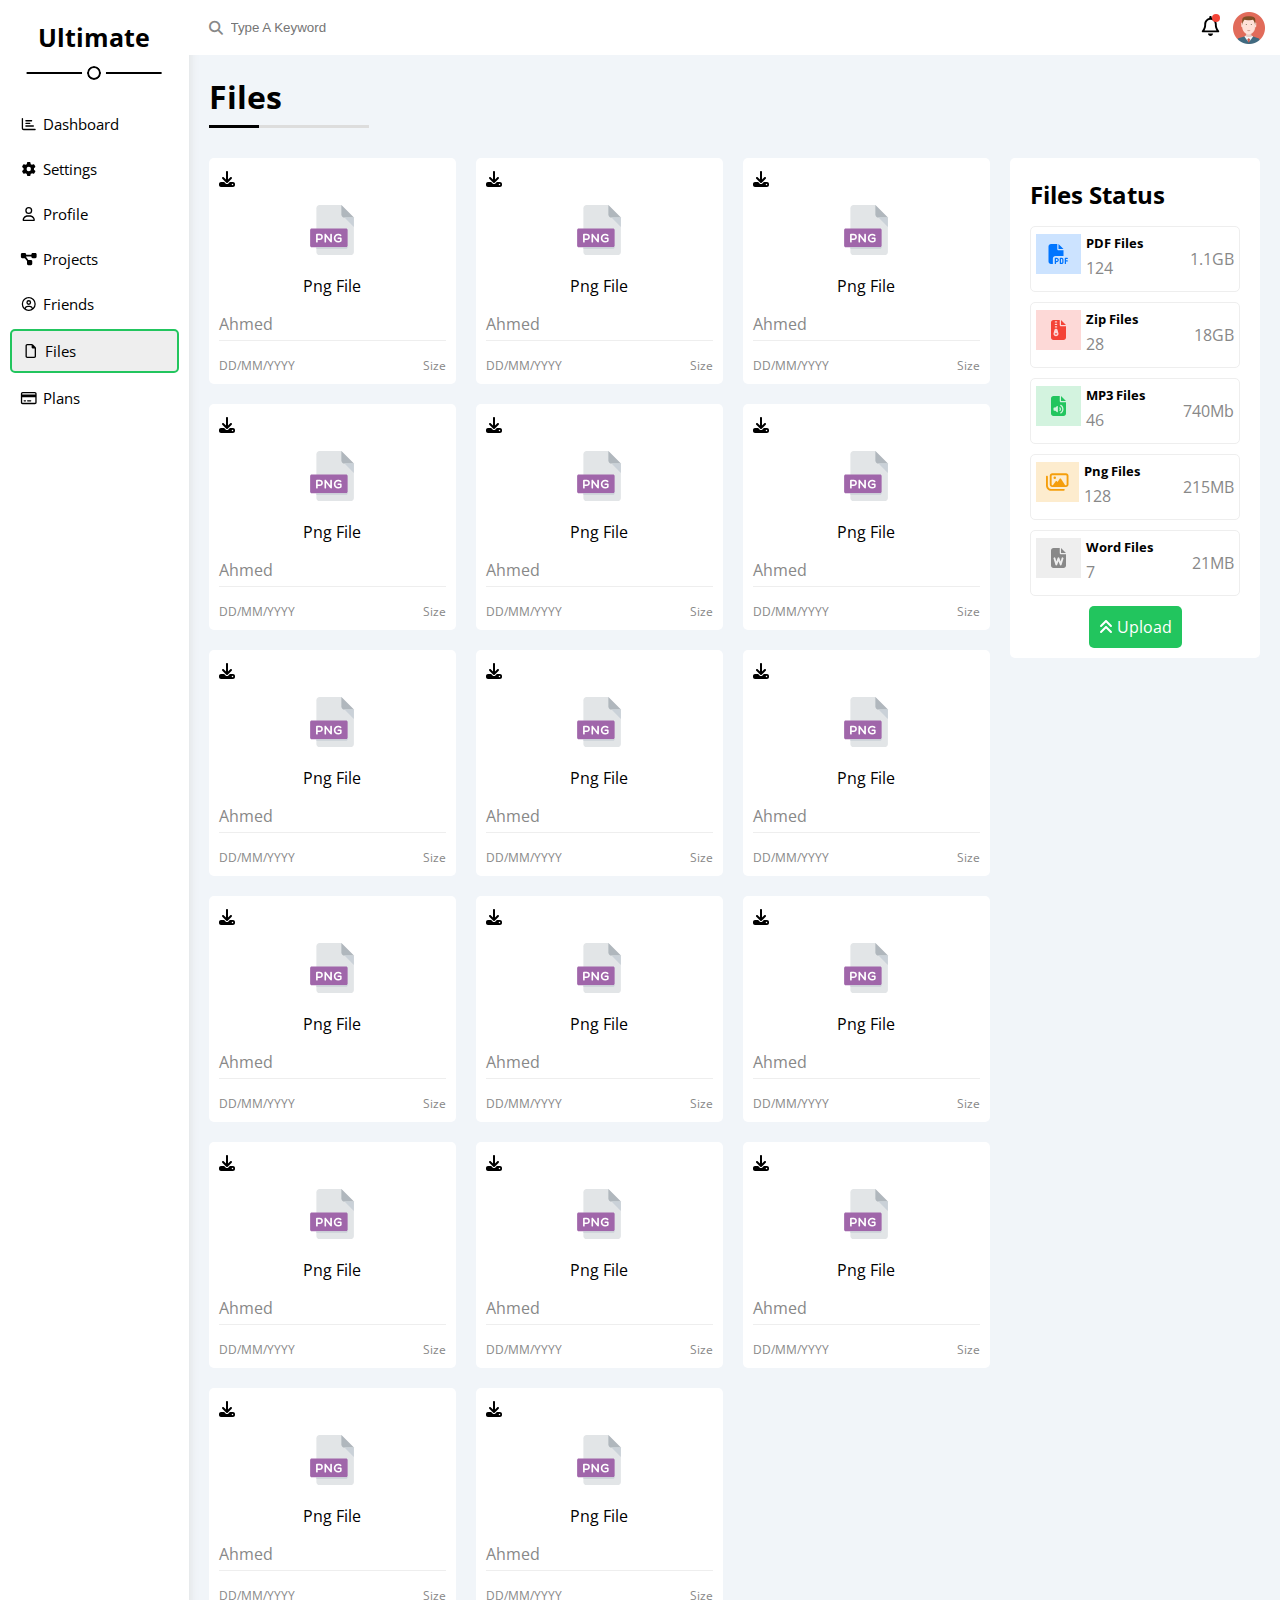
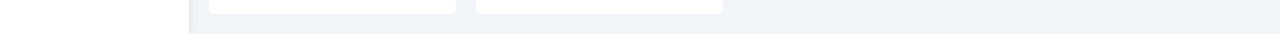
<file: files.html>
<!DOCTYPE html>
<html lang="en">

<head>
  <meta charset="UTF-8">
  <meta name="viewport" content="width=device-width, initial-scale=1.0">
  <title>Desing 4 | Friends</title>
  <!-- my framework  -->
  <link rel="stylesheet" href="css/framework.css">
  <!-- css main file  -->
  <link rel="stylesheet" href="css/style.css">
  <!-- font awesome library -->
  <link rel="stylesheet" href="css/all.min.css">
  <!-- google fonts -->
  <link rel="preconnect" href="https://fonts.googleapis.com" />
  <link rel="preconnect" href="https://fonts.gstatic.com" crossorigin />
  <link href="https://fonts.googleapis.com/css2?family=Open+Sans:wght@300;500&display=swap" rel="stylesheet" />
</head>

<body>
  <div class="page d-flex">
    <div class="sidebar  bg-white p-10  relative">
      <h3 class="relative text-c mt-0 pt-10 mb-50 t-bold ">ultimate</h3>
      <ul>
        <li>
          <a href="index.html" class="d-flex al-center size-14 radius-5 p-10 c-black">
            <i class="fa-fw fa-regular fa-chart-bar fa-fw"></i>
            <span class="  pr-50">dashboard</span>
          </a>
        </li>
        <li>
          <a href="settings.html" class=" d-flex al-center size-14 radius-5 p-10 c-black">
            <i class="fa-fw fa-solid fa-gear fa-fw"></i>
            <span class="  pr-50">Settings</span>
          </a>
        </li>
        <li>
          <a href="profile.html" class=" d-flex al-center size-14 radius-5 p-10 c-black">
            <i class="fa-fw fa-regular fa-user fa-fw"></i>
            <span class="  pr-50">Profile</span>
          </a>
        </li>
        <li>
          <a href="Projects.html" class=" d-flex al-center size-14 radius-5 p-10 c-black">
            <i class="fa-fw fa-solid fa-diagram-project fa-fw"></i>
            <span class="  pr-50">Projects</span>
          </a>
        </li>
        <li>
          <a href="friends.html" class=" d-flex al-center size-14 radius-5 p-10 c-black">
            <i class="fa-fw fa-regular fa-circle-user fa-fw"></i>
            <span class="  pr-50">Friends</span>
          </a>
        </li>
        <li>
          <a href="files.html" class="active d-flex al-center size-14 radius-5 p-10 c-black">
            <i class="fa-fw fa-regular fa-file fa-fw"></i>
            <span class="  pr-50">Files</span>
          </a>
        </li>
        <li>
          <a href="plans.html" class=" d-flex al-center size-14 radius-5 p-10 c-black">
            <i class="fa-fw fa-regular fa-credit-card fa-fw"></i>
            <span class="  pr-50">Plans</span>
          </a>
        </li>
      </ul>
    </div>
    <div class="content relative">
      <div class="header bg-white d-flex al-center jsf-between pl-5 p-10">
        <div class="search relative">
          <input class="radius-10 ml-5 pl-30 focus" type="search" placeholder="type a keyword">
        </div>
        <div class="icons d-flex al-center  pl-5">
          <span class="relative notifaction">
            <i class="fa-fw fa-regular fa-bell fa-shake size-20"></i>
          </span>
          <img src="imgs/avatar.png">
        </div>
      </div>
      <h1 class="relative size-32">Files</h1>
      <div class="files-page d-flex gap-20 m-20 m-mobile-10">
        <div class="files-status widget">
          <h2 class="mt-0 mb-15 text-mobile-c">files Status</h2>
          <div class="file-row d-flex jsf-between border-eee-1 p-5 radius-5">
            <div class="info d-flex">
              <i class="fa-solid fa-file-pdf c-blue bg-blue-tr fa-fw  fa-lg p-10 d-flex jsf-center"></i>
              <div class="ml-5">
                <h5 class="m-0 mb-5">PDF Files</h5>
                <p class="m-0 mb-5 c-gray">124</p>
              </div>
            </div>
            <p class="size c-gray">1.1GB</p>
          </div>
          <div class="file-row d-flex jsf-between border-eee-1 p-5 radius-5">
            <div class="info d-flex">
              <i class="fa-solid fa-file-archive  c-red bg-red-tr fa-fw  fa-lg p-10 d-flex jsf-center"></i>
              <div class="ml-5">
                <h5 class="m-0 mb-5">Zip Files</h5>
                <p class="m-0 mb-5 c-gray">28</p>
              </div>
            </div>
            <p class="size c-gray">18GB</p>
          </div>
          <div class="file-row d-flex jsf-between border-eee-1 p-5 radius-5">
            <div class="info d-flex">
              <i class="fa-solid fa-file-audio c-green bg-green-tr fa-fw  fa-lg p-10 d-flex jsf-center"></i>
              <div class="ml-5">
                <h5 class="m-0 mb-5">MP3 Files</h5>
                <p class="m-0 mb-5 c-gray">46</p>
              </div>
            </div>
            <p class="size c-gray">740Mb</p>
          </div>
          <div class="file-row d-flex jsf-between border-eee-1 p-5 radius-5">
            <div class="info d-flex">
              <i class="fa-regular fa-images fa-lg bg-orange-tr jsf-center c-orange p-10"></i>
              <div class="ml-5">
                <h5 class="m-0 mb-5">Png Files</h5>
                <p class="m-0 mb-5 c-gray">128</p>
              </div>
            </div>
            <p class="size c-gray">215MB</p>
          </div>
          <div class="file-row d-flex jsf-between border-eee-1 p-5 radius-5">
            <div class="info d-flex">
              <i class="fa-solid fa-file-word fa-fw fa-lg bg-white-alt jsf-center c-gray p-10"></i>
              <div class="ml-5">
                <h5 class="m-0 mb-5">word Files</h5>
                <p class="m-0 mb-5 c-gray">7</p>
              </div>
            </div>
            <p class="size c-gray">21MB</p>
          </div>
          <div class="file-row">
            <div class="button bg-green upload"><i class="fa-solid fa-angles-up"></i> upload</div>
          </div>
        </div>
        <div class="files-boxs">
          <div class="box widget p-10">
            <i class="fa-solid fa-download"></i>
            <div class="img">
              <img src="imgs/png.svg" alt="">
              <p class="m-0">png file</p>
            </div>
            <p class="c-gray wd-full border-b-eee-1 pb-5">ahmed</p>
            <div class="d-flex jsf-between">
              <p class="c-gray m-0 size-12">DD/MM/YYYY</p>
              <p class="c-gray m-0 size-12">size</p>
            </div>
          </div>
          <div class="box widget p-10">
            <i class="fa-solid fa-download"></i>
            <div class="img">
              <img src="imgs/png.svg" alt="">
              <p class="m-0">png file</p>
            </div>
            <p class="c-gray wd-full border-b-eee-1 pb-5">ahmed</p>
            <div class="d-flex jsf-between">
              <p class="c-gray m-0 size-12">DD/MM/YYYY</p>
              <p class="c-gray m-0 size-12">size</p>
            </div>
          </div>
          <div class="box widget p-10">
            <i class="fa-solid fa-download"></i>
            <div class="img">
              <img src="imgs/png.svg" alt="">
              <p class="m-0">png file</p>
            </div>
            <p class="c-gray wd-full border-b-eee-1 pb-5">ahmed</p>
            <div class="d-flex jsf-between">
              <p class="c-gray m-0 size-12">DD/MM/YYYY</p>
              <p class="c-gray m-0 size-12">size</p>
            </div>
          </div>
          <div class="box widget p-10">
            <i class="fa-solid fa-download"></i>
            <div class="img">
              <img src="imgs/png.svg" alt="">
              <p class="m-0">png file</p>
            </div>
            <p class="c-gray wd-full border-b-eee-1 pb-5">ahmed</p>
            <div class="d-flex jsf-between">
              <p class="c-gray m-0 size-12">DD/MM/YYYY</p>
              <p class="c-gray m-0 size-12">size</p>
            </div>
          </div>
          <div class="box widget p-10">
            <i class="fa-solid fa-download"></i>
            <div class="img">
              <img src="imgs/png.svg" alt="">
              <p class="m-0">png file</p>
            </div>
            <p class="c-gray wd-full border-b-eee-1 pb-5">ahmed</p>
            <div class="d-flex jsf-between">
              <p class="c-gray m-0 size-12">DD/MM/YYYY</p>
              <p class="c-gray m-0 size-12">size</p>
            </div>
          </div>
          <div class="box widget p-10">
            <i class="fa-solid fa-download"></i>
            <div class="img">
              <img src="imgs/png.svg" alt="">
              <p class="m-0">png file</p>
            </div>
            <p class="c-gray wd-full border-b-eee-1 pb-5">ahmed</p>
            <div class="d-flex jsf-between">
              <p class="c-gray m-0 size-12">DD/MM/YYYY</p>
              <p class="c-gray m-0 size-12">size</p>
            </div>
          </div>
          <div class="box widget p-10">
            <i class="fa-solid fa-download"></i>
            <div class="img">
              <img src="imgs/png.svg" alt="">
              <p class="m-0">png file</p>
            </div>
            <p class="c-gray wd-full border-b-eee-1 pb-5">ahmed</p>
            <div class="d-flex jsf-between">
              <p class="c-gray m-0 size-12">DD/MM/YYYY</p>
              <p class="c-gray m-0 size-12">size</p>
            </div>
          </div>
          <div class="box widget p-10">
            <i class="fa-solid fa-download"></i>
            <div class="img">
              <img src="imgs/png.svg" alt="">
              <p class="m-0">png file</p>
            </div>
            <p class="c-gray wd-full border-b-eee-1 pb-5">ahmed</p>
            <div class="d-flex jsf-between">
              <p class="c-gray m-0 size-12">DD/MM/YYYY</p>
              <p class="c-gray m-0 size-12">size</p>
            </div>
          </div>
          <div class="box widget p-10">
            <i class="fa-solid fa-download"></i>
            <div class="img">
              <img src="imgs/png.svg" alt="">
              <p class="m-0">png file</p>
            </div>
            <p class="c-gray wd-full border-b-eee-1 pb-5">ahmed</p>
            <div class="d-flex jsf-between">
              <p class="c-gray m-0 size-12">DD/MM/YYYY</p>
              <p class="c-gray m-0 size-12">size</p>
            </div>
          </div>
          <div class="box widget p-10">
            <i class="fa-solid fa-download"></i>
            <div class="img">
              <img src="imgs/png.svg" alt="">
              <p class="m-0">png file</p>
            </div>
            <p class="c-gray wd-full border-b-eee-1 pb-5">ahmed</p>
            <div class="d-flex jsf-between">
              <p class="c-gray m-0 size-12">DD/MM/YYYY</p>
              <p class="c-gray m-0 size-12">size</p>
            </div>
          </div>
          <div class="box widget p-10">
            <i class="fa-solid fa-download"></i>
            <div class="img">
              <img src="imgs/png.svg" alt="">
              <p class="m-0">png file</p>
            </div>
            <p class="c-gray wd-full border-b-eee-1 pb-5">ahmed</p>
            <div class="d-flex jsf-between">
              <p class="c-gray m-0 size-12">DD/MM/YYYY</p>
              <p class="c-gray m-0 size-12">size</p>
            </div>
          </div>
          <div class="box widget p-10">
            <i class="fa-solid fa-download"></i>
            <div class="img">
              <img src="imgs/png.svg" alt="">
              <p class="m-0">png file</p>
            </div>
            <p class="c-gray wd-full border-b-eee-1 pb-5">ahmed</p>
            <div class="d-flex jsf-between">
              <p class="c-gray m-0 size-12">DD/MM/YYYY</p>
              <p class="c-gray m-0 size-12">size</p>
            </div>
          </div>
          <div class="box widget p-10">
            <i class="fa-solid fa-download"></i>
            <div class="img">
              <img src="imgs/png.svg" alt="">
              <p class="m-0">png file</p>
            </div>
            <p class="c-gray wd-full border-b-eee-1 pb-5">ahmed</p>
            <div class="d-flex jsf-between">
              <p class="c-gray m-0 size-12">DD/MM/YYYY</p>
              <p class="c-gray m-0 size-12">size</p>
            </div>
          </div>
          <div class="box widget p-10">
            <i class="fa-solid fa-download"></i>
            <div class="img">
              <img src="imgs/png.svg" alt="">
              <p class="m-0">png file</p>
            </div>
            <p class="c-gray wd-full border-b-eee-1 pb-5">ahmed</p>
            <div class="d-flex jsf-between">
              <p class="c-gray m-0 size-12">DD/MM/YYYY</p>
              <p class="c-gray m-0 size-12">size</p>
            </div>
          </div>
          <div class="box widget p-10">
            <i class="fa-solid fa-download"></i>
            <div class="img">
              <img src="imgs/png.svg" alt="">
              <p class="m-0">png file</p>
            </div>
            <p class="c-gray wd-full border-b-eee-1 pb-5">ahmed</p>
            <div class="d-flex jsf-between">
              <p class="c-gray m-0 size-12">DD/MM/YYYY</p>
              <p class="c-gray m-0 size-12">size</p>
            </div>
          </div>
          <div class="box widget p-10">
            <i class="fa-solid fa-download"></i>
            <div class="img">
              <img src="imgs/png.svg" alt="">
              <p class="m-0">png file</p>
            </div>
            <p class="c-gray wd-full border-b-eee-1 pb-5">ahmed</p>
            <div class="d-flex jsf-between">
              <p class="c-gray m-0 size-12">DD/MM/YYYY</p>
              <p class="c-gray m-0 size-12">size</p>
            </div>
          </div>
          <div class="box widget p-10">
            <i class="fa-solid fa-download"></i>
            <div class="img">
              <img src="imgs/png.svg" alt="">
              <p class="m-0">png file</p>
            </div>
            <p class="c-gray wd-full border-b-eee-1 pb-5">ahmed</p>
            <div class="d-flex jsf-between">
              <p class="c-gray m-0 size-12">DD/MM/YYYY</p>
              <p class="c-gray m-0 size-12">size</p>
            </div>
          </div>
        </div>
      </div>
    </div>
  </div>
  <script src="js/ultimate.js"></script>
  <script src="js/all.min.js"></script>
</body>

</html>
</file>
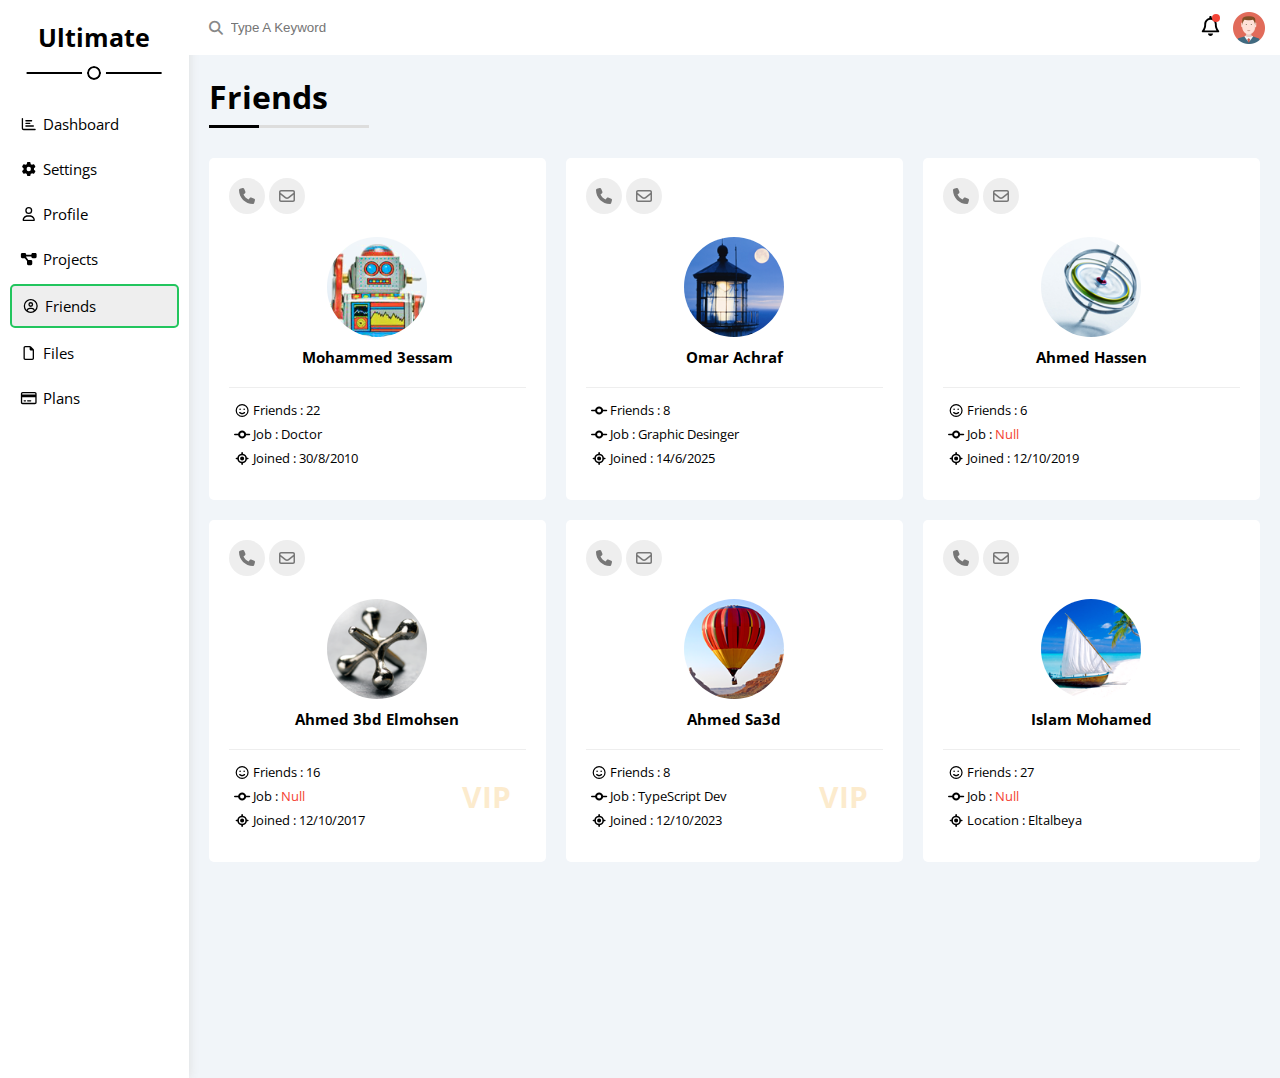
<file: friends.html>
<!DOCTYPE html>
<html lang="en">

<head>
  <meta charset="UTF-8">
  <meta name="viewport" content="width=device-width, initial-scale=1.0">
  <title>Desing 4 | Friends</title>
  <!-- my framework  -->
  <link rel="stylesheet" href="css/framework.css">
  <!-- css main file  -->
  <link rel="stylesheet" href="css/style.css">
  <!-- font awesome library -->
  <link rel="stylesheet" href="css/all.min.css">
  <!-- google fonts -->
  <link rel="preconnect" href="https://fonts.googleapis.com" />
  <link rel="preconnect" href="https://fonts.gstatic.com" crossorigin />
  <link href="https://fonts.googleapis.com/css2?family=Open+Sans:wght@300;500&display=swap" rel="stylesheet" />
</head>

<body>
  <div class="page d-flex">
    <div class="sidebar  bg-white p-10  relative">
      <h3 class="relative text-c mt-0 pt-10 mb-50 t-bold ">ultimate</h3>
      <ul>
        <li>
          <a href="index.html" class="d-flex al-center size-14 radius-5 p-10 c-black">
            <i class="fa-fw fa-regular fa-chart-bar fa-fw"></i>
            <span class="  pr-50">dashboard</span>
          </a>
        </li>
        <li>
          <a href="settings.html" class=" d-flex al-center size-14 radius-5 p-10 c-black">
            <i class="fa-fw fa-solid fa-gear fa-fw"></i>
            <span class="  pr-50">Settings</span>
          </a>
        </li>
        <li>
          <a href="profile.html" class=" d-flex al-center size-14 radius-5 p-10 c-black">
            <i class="fa-fw fa-regular fa-user fa-fw"></i>
            <span class="  pr-50">Profile</span>
          </a>
        </li>
        <li>
          <a href="Projects.html" class=" d-flex al-center size-14 radius-5 p-10 c-black">
            <i class="fa-fw fa-solid fa-diagram-project fa-fw"></i>
            <span class="  pr-50">Projects</span>
          </a>
        </li>
        <li>
          <a href="friends.html" class="active d-flex al-center size-14 radius-5 p-10 c-black">
            <i class="fa-fw fa-regular fa-circle-user fa-fw"></i>
            <span class="  pr-50">Friends</span>
          </a>
        </li>
        <li>
          <a href="files.html" class=" d-flex al-center size-14 radius-5 p-10 c-black">
            <i class="fa-fw fa-regular fa-file fa-fw"></i>
            <span class="  pr-50">Files</span>
          </a>
        </li>
        <li>
          <a href="plans.html" class=" d-flex al-center size-14 radius-5 p-10 c-black">
            <i class="fa-fw fa-regular fa-credit-card fa-fw"></i>
            <span class="  pr-50">Plans</span>
          </a>
        </li>
      </ul>
    </div>
    <div class="content relative">
      <div class="header bg-white d-flex al-center jsf-between pl-5 p-10">
        <div class="search relative">
          <input class="radius-10 ml-5 pl-30 focus" type="search" placeholder="type a keyword">
        </div>
        <div class="icons d-flex al-center  pl-5">
          <span class="relative notifaction">
            <i class="fa-fw fa-regular fa-bell fa-shake size-20"></i>
          </span>
          <img src="imgs/avatar.png">
        </div>
      </div>
      <h1 class="relative size-32">Friends</h1>
      <div class="page m-20 m-mobile-10">
        <div class="widgets">
          <div class="widget friend-card">
            <div class="contact">
              <i class="fa-solid fa-phone"></i>
              <i class="fa-regular fa-envelope"></i>
            </div>
            <div class="img">
              <img src="imgs/friend-04.jpg" alt="">
              <h5>mohammed 3essam</h5>
            </div>
            <div class="d-flex jsf-between wd-full relative">
              <div class="info">
                <div class="friend-info size-13">
                  <i class="fa-regular fa-face-smile fa-fw"></i>
                  <span>friends : 22</span>
                </div>
                <div class="friend-info size-13">
                  <i class="fa-solid fa-code-commit fa-fw"></i>
                  <span>job : doctor</span>
                </div>
                <div class="friend-info size-13">
                  <i class="fa-solid fa-location fa-fw"></i>
                  <span>Joined : 30/8/2010</span>
                </div>
              </div>
              <span class="vip-logo"></span>
            </div>
          </div>
          <div class="widget friend-card">
            <div class="contact">
              <i class="fa-solid fa-phone"></i>
              <i class="fa-regular fa-envelope"></i>
            </div>
            <div class="img">
              <img src="imgs/friend-03.jpg" alt="">
              <h5>omar achraf</h5>
            </div>
            <div class="d-flex jsf-between wd-full relative">
              <div class="info">
                <div class="friend-info size-13">
                  <i class="fa-solid fa-code-commit fa-fw"></i>
                  <span>friends : 8</span>
                </div>
                <div class="friend-info size-13">
                  <i class="fa-solid fa-code-commit fa-fw"></i>
                  <span>job : graphic desinger</span>
                </div>
                <div class="friend-info size-13">
                  <i class="fa-solid fa-location fa-fw"></i>
                  <span>Joined : 14/6/2025</span>
                </div>
              </div>
              <span class="vip-logo"></span>
            </div>
          </div>
          <div class="widget friend-card">
            <div class="contact">
              <i class="fa-solid fa-phone"></i>
              <i class="fa-regular fa-envelope"></i>
            </div>
            <div class="img">
              <img src="imgs/friend-02.jpg" alt="">
              <h5>ahmed hassen</h5>
            </div>
            <div class="d-flex jsf-between wd-full relative">
              <div class="info">
                <div class="friend-info size-13">
                  <i class="fa-regular fa-face-smile fa-fw"></i>
                  <span>friends : 6</span>
                </div>
                <div class="friend-info size-13">
                  <i class="fa-solid fa-code-commit fa-fw"></i>
                  <span>job : <span class="c-red">null</span></span>
                </div>
                <div class="friend-info size-13">
                  <i class="fa-solid fa-location fa-fw"></i>
                  <span>joined : 12/10/2019</span>
                </div>
              </div>
            </div>
          </div>
          <div class="widget friend-card">
            <div class="contact">
              <i class="fa-solid fa-phone"></i>
              <i class="fa-regular fa-envelope"></i>
            </div>
            <div class="img">
              <img src="imgs/friend-01.jpg" alt="">
              <h5>ahmed 3bd elmohsen</h5>
            </div>
            <div class="d-flex jsf-between wd-full relative">
              <div class="info">
                <div class="friend-info size-13">
                  <i class="fa-regular fa-face-smile fa-fw"></i>
                  <span>friends : 16</span>
                </div>
                <div class="friend-info size-13">
                  <i class="fa-solid fa-code-commit fa-fw"></i>
                  <span>job : <span class="c-red">null</span></span>
                </div>
                <div class="friend-info size-13">
                  <i class="fa-solid fa-location fa-fw"></i>
                  <span>joined : 12/10/2017</span>
                </div>
              </div>
              <span class="vip-logo">VIP</span>
            </div>
          </div>
          <div class="widget friend-card">
            <div class="contact">
              <i class="fa-solid fa-phone"></i>
              <i class="fa-regular fa-envelope"></i>
            </div>
            <div class="img">
              <img src="imgs/friend-05.jpg" alt="">
              <h5>ahmed sa3d</h5>
            </div>
            <div class="d-flex jsf-between wd-full relative">
              <div class="info">
                <div class="friend-info size-13">
                  <i class="fa-regular fa-face-smile fa-fw"></i>
                  <span>friends : 8</span>
                </div>
                <div class="friend-info size-13">
                  <i class="fa-solid fa-code-commit fa-fw"></i>
                  <span>job : typeScript dev</span>
                </div>
                <div class="friend-info size-13">
                  <i class="fa-solid fa-location fa-fw"></i>
                  <span>joined : 12/10/2023</span>
                </div>
              </div>
              <span class="vip-logo">VIP</span>
            </div>
          </div>
          <div class="widget friend-card">
            <div class="contact">
              <i class="fa-solid fa-phone"></i>
              <i class="fa-regular fa-envelope"></i>
            </div>
            <div class="img">
              <img src="imgs/friend-06.jpg" alt="">
              <h5>islam mohamed</h5>
            </div>
            <div class="d-flex jsf-between wd-full relative">
              <div class="info">
                <div class="friend-info size-13">
                  <i class="fa-regular fa-face-smile fa-fw"></i>
                  <span>friends : 27</span>
                </div>
                <div class="friend-info size-13">
                  <i class="fa-solid fa-code-commit fa-fw"></i>
                  <span>job : <span class="c-red">null</span></span>
                </div>
                <div class="friend-info size-13">
                  <i class="fa-solid fa-location fa-fw"></i>
                  <span>location : eltalbeya</span>
                </div>
              </div>
            </div>
          </div>
        </div>
      </div>
    </div>
  </div>
  <script src="js/ultimate.js"></script>
  <script src="js/all.min.js"></script>
</body>

</html>
</file>
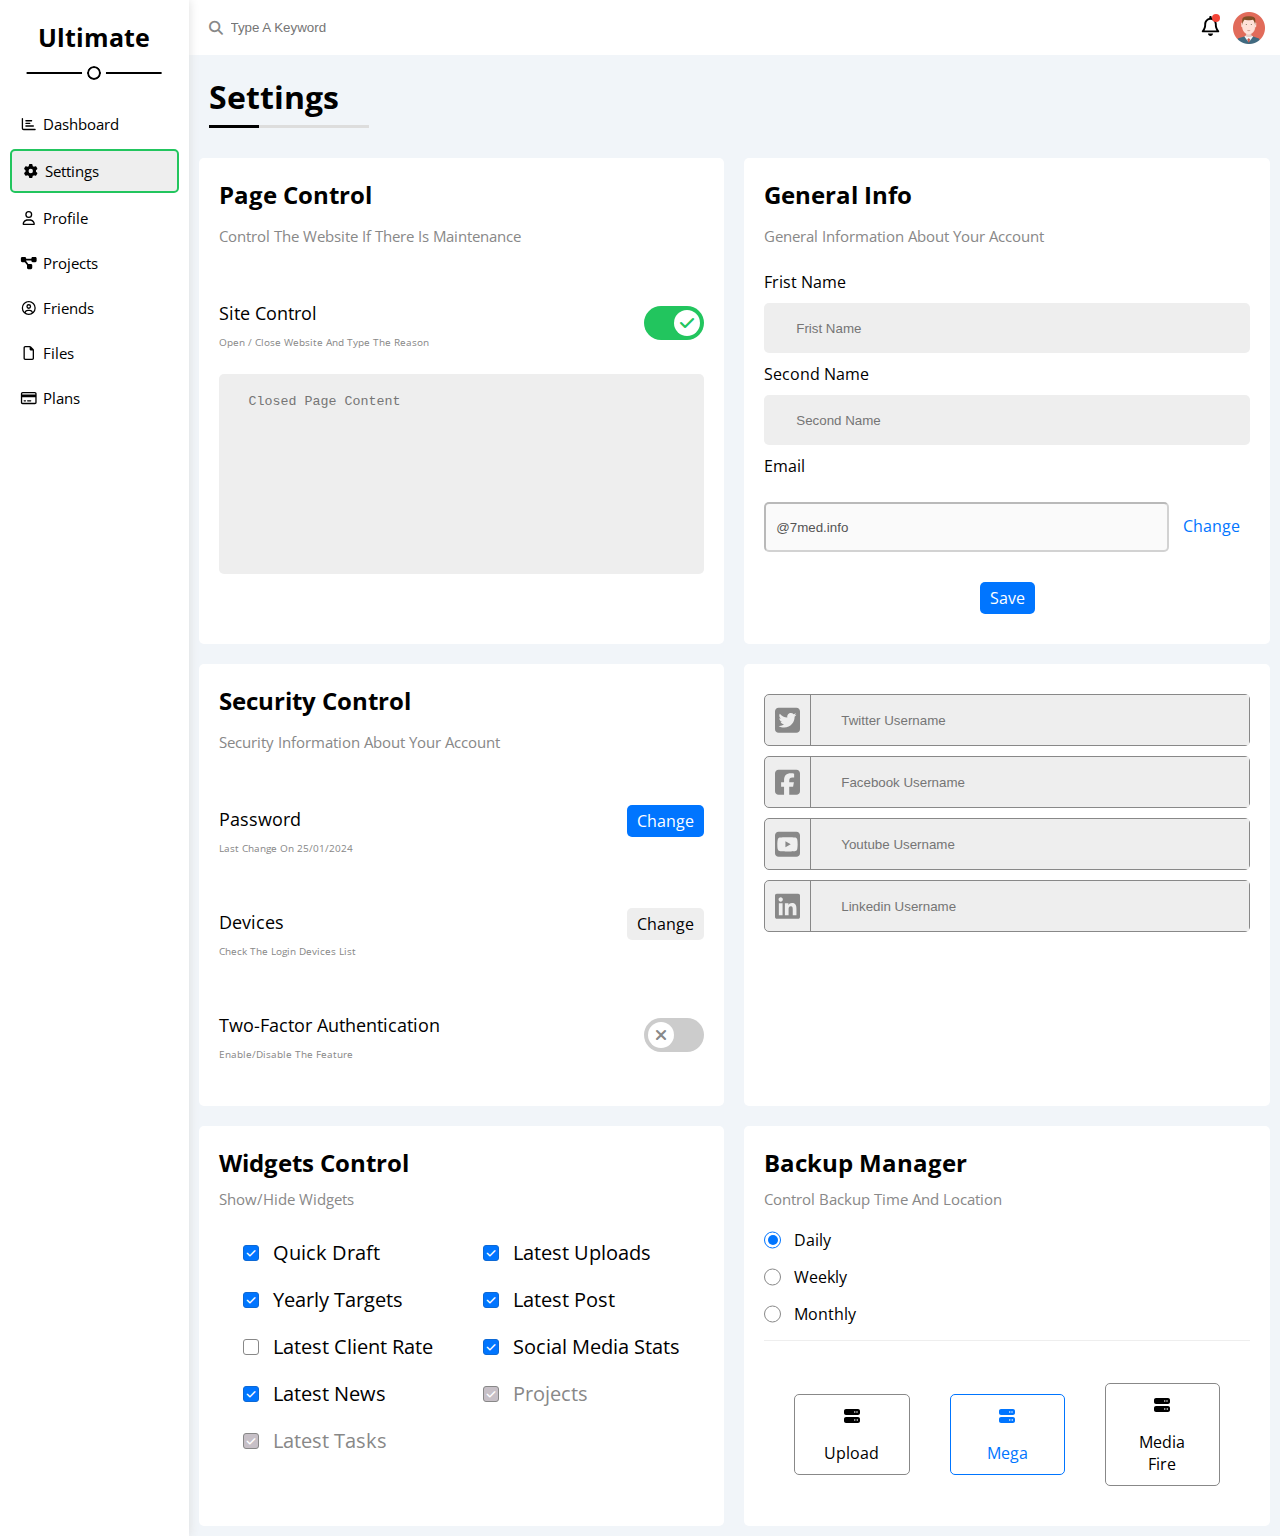
<file: settings.html>
<!DOCTYPE html>
<html lang="en">

<head>
  <meta charset="UTF-8">
  <meta name="viewport" content="width=device-width, initial-scale=1.0">
  <title>Desing 4 | Dashboard</title>
  <!-- css main file  -->
  <link rel="stylesheet" href="css/style.css">
  <!-- font awesome library -->
  <link rel="stylesheet" href="css/all.min.css">
  <!-- my framework  -->
  <link rel="stylesheet" href="css/framework.css">
  <!-- google fonts -->
  <link rel="preconnect" href="https://fonts.googleapis.com" />
  <link rel="preconnect" href="https://fonts.gstatic.com" crossorigin />
  <link href="https://fonts.googleapis.com/css2?family=Open+Sans:wght@300;500&display=swap" rel="stylesheet" />
</head>

<body>
  <div class="page d-flex">
    <div class="sidebar  bg-white p-10  relative">
      <h3 class="relative text-c mt-0 pt-10 mb-50 t-bold ">ultimate</h3>
      <ul>
        <li>
          <a href="index.html" class="d-flex al-center size-14 radius-5 p-10 c-black">
            <i class="fa-fw fa-regular fa-chart-bar fa-fw"></i>
            <span class="  pr-50">dashboard</span>
          </a>
        </li>
        <li>
          <a href="settings.html" class="active d-flex al-center size-14 radius-5 p-10 c-black">
            <i class="fa-fw fa-solid fa-gear fa-fw"></i>
            <span class="  pr-50">Settings</span>
          </a>
        </li>
        <li>
          <a href="profile.html" class=" d-flex al-center size-14 radius-5 p-10 c-black">
            <i class="fa-fw fa-regular fa-user fa-fw"></i>
            <span class="  pr-50">Profile</span>
          </a>
        </li>
        <li>
          <a href="projects.html" class=" d-flex al-center size-14 radius-5 p-10 c-black">
            <i class="fa-fw fa-solid fa-diagram-project fa-fw"></i>
            <span class="  pr-50">Projects</span>
          </a>
        </li>
        <li>
          <a href="friends.html" class=" d-flex al-center size-14 radius-5 p-10 c-black">
            <i class="fa-fw fa-regular fa-circle-user fa-fw"></i>
            <span class="  pr-50">Friends</span>
          </a>
        </li>
        <li>
          <a href="files.html" class=" d-flex al-center size-14 radius-5 p-10 c-black">
            <i class="fa-fw fa-regular fa-file fa-fw"></i>
            <span class="  pr-50">Files</span>
          </a>
        </li>
        <li>
          <a href="plans.html" class=" d-flex al-center size-14 radius-5 p-10 c-black">
            <i class="fa-fw fa-regular fa-credit-card fa-fw"></i>
            <span class="  pr-50">Plans</span>
          </a>
        </li>
      </ul>
    </div>
    <div class="content">
      <div class="header bg-white d-flex al-center jsf-between pl-5 p-10">
        <div class="search relative">
          <input class="radius-10 ml-5 pl-30 focus" type="search" placeholder="type a keyword">
        </div>
        <div class="icons d-flex al-center  pl-5">
          <span class="relative notifaction">
            <i class="fa-fw fa-regular fa-bell fa-shake size-20"></i>
          </span>
          <img src="imgs/avatar.png">
        </div>
      </div>
      <h1 class="relative size-32">settings</h1>
      <div class="d-grid grid-col-auto gap-20 m-10 settings-page">
        <div class="widget">
          <h2 class="mt-0 mb-10">page control</h2>
          <p class="c-gray size-15  m-0 p-t-b-5 mb-20">Control The Website If There Is Maintenance</p>
          <div class="d-flex jsf-between">
            <div class="text p-t-b-20">
              <h2 class="mt-10 mb-5 size-18 text-normal">site Control</h2>
              <p class="c-gray size-10 m-0 p-t-b-5">Open / Close Website And Type The Reason</p>
            </div>
            <label class="switch">
              <input checked type="checkbox" id="toggle-switch">
              <span class="slider round"></span>
            </label>
          </div>
          <textarea class="wd-full border-none focus bg-white-alt radius-5"
            placeholder="Closed Page Content"></textarea>
        </div>
        <div class="widget">
          <h2 class="mt-0 mb-10">General Info</h2>
          <p class="c-gray size-15  m-0 p-t-b-5 mb-20">General Information About Your Account</p>
          <form>
            <label for="frist">Frist Name</label>
            <input type="text" placeholder="Frist Name" class="-t-b-20 wd-full mt-10 mb-10 bg-white-alt focus radius-5">
            <label for="second">Second Name</label>
            <input type="text" placeholder="Second Name"
              class="m-t-b-20 wd-full mt-10 mb-10 bg-white-alt focus radius-5">
            <div>
              <label class="fs-14 c-grey d-block mb-5" for="email">Email</label>
              <input class="m-t-b-20 radius-5 email b-none border-ccc p-10 rad-6 w-full mr-10" id="email" type="email"
                value="@7med.info" disabled="">
              <a class="c-blue" href="#">Change</a>
            </div>
            <span class="button button-center bg-blue">save</span>
          </form>
        </div>
        <div class="widget">
          <h2 class="mt-0 mb-10">Security control</h2>
          <p class="c-gray size-15  m-0 p-t-b-5 mb-20">Security Information About Your Account</p>
          <div class="d-flex jsf-between">
            <div class="text p-t-b-20">
              <h2 class="mt-10 mb-5 size-18 text-normal">Password</h2>
              <p class="c-gray size-10 m-0 p-t-b-5">Last Change On 25/01/2024</p>
            </div>
            <span class="button bg-blue mr-0">Change</span>
          </div>
          <div class="d-flex jsf-between">
            <div class="text p-t-b-20">
              <h2 class="mt-10 mb-5 size-18 text-normal">Devices</h2>
              <p class="c-gray size-10 m-0 p-t-b-5">Check The Login Devices List</p>
            </div>
            <span class="button transparent-button mr-0">Change</span>
          </div>
          <div class="d-flex jsf-between">
            <div class="text p-t-b-20">
              <h2 class="mt-10 mb-5 size-18 text-normal">Two-Factor Authentication</h2>
              <p class="c-gray size-10 m-0 p-t-b-5">enable/Disable The Feature</p>
            </div>
            <label class="switch">
              <input type="checkbox" id="toggle-switch">
              <span class="slider round"></span>
            </label>
          </div>
        </div>
        <div class="widget socal-widget">
          <div class="row d-flex jsf-between bg-white-alt border-gy-1 radius-5 mt-10">
            <input class="wd-full bg-white-alt border-l-gy-1 border-none" type="text" placeholder="twitter Username">
            <i class="fa-brands fa-fw size-20 fa-twitter-square p-10  ht-full c-gray"></i>
          </div>
          <div class="row d-flex jsf-between bg-white-alt border-gy-1 radius-5 mt-10">
            <input class="wd-full bg-white-alt border-l-gy-1 border-none" type="text" placeholder="facebook Username">
            <i class="fa-brands fa-fw size-20 fa-facebook-square p-10  ht-full c-gray"></i>
          </div>
          <div class="row d-flex jsf-between bg-white-alt border-gy-1 radius-5 mt-10">
            <input class="wd-full bg-white-alt border-l-gy-1 border-none" type="text" placeholder="youtube Username">
            <i class="fa-brands fa-fw size-20 fa-youtube-square p-10  ht-full c-gray"></i>
          </div>
          <div class="row d-flex jsf-between bg-white-alt border-gy-1 radius-5 mt-10">
            <input class="wd-full bg-white-alt border-l-gy-1 border-none" type="text" placeholder="linkedin Username">
            <i class="fa-brands fa-fw size-20 fa-linkedin p-10  ht-full c-gray"></i>
          </div>
        </div>
        <div class="widget">
          <h2 class="mt-0 mb-10">Widgets Control</h2>
          <p class="mt-0 mb-20 c-gray size-15">Show/Hide Widgets</p>
          <div class="lists d-flex">
            <ul>
              <li class="ht-fit p-0 d-flex al-center p-t-b-10">
                <input checked class="mr-20" type="checkbox" id="chk-1">
                <label for="chk-1">Quick Draft</label>
              </li>
              <li class="ht-fit p-0 d-flex al-center p-t-b-10">
                <input checked class="mr-20" type="checkbox" id="chk-2">
                <label for="chk-2">Yearly Targets</label>
              </li>
              <li class="ht-fit p-0 d-flex al-center p-t-b-10">
                <input class="mr-20" type="checkbox" id="chk-3">
                <label for="chk-3">latest client rate</label>
              </li>
              <li class="ht-fit p-0 d-flex al-center p-t-b-10">
                <input checked class="mr-20" type="checkbox" id="chk-4">
                <label for="chk-4">Latest News</label>
              </li>
              <li class="disabled ht-fit p-0 d-flex al-center p-t-b-10">
                <input checked disabled class="mr-20" type="checkbox" id="chk-12">
                <label class="c-gray disabled" for="chk-12">latest tasks</label>
              </li>
            </ul>
            <ul>
              <li class="ht-fit p-0 d-flex al-center p-t-b-10">
                <input checked class="mr-20" type="checkbox" id="chk-7">
                <label for="chk-7">Latest Uploads</label>
              </li>
              <li class="ht-fit p-0 d-flex al-center p-t-b-10">
                <input checked class="mr-20" type="checkbox" id="chk-10">
                <label for="chk-10">Latest Post</label>
              </li>
              <li class="ht-fit p-0 d-flex al-center p-t-b-10">
                <input checked class="mr-20" type="checkbox" id="chk-11">
                <label for="chk-11">Social Media Stats</label>
              </li>
              <li class="disabled ht-fit p-0 d-flex al-center p-t-b-10">
                <input checked disabled class="mr-20" type="checkbox" id="chk-12">
                <label class="c-gray disabled" for="chk-12">projects</label>
              </li>
            </ul>
          </div>
        </div>
        <div class="widget backup-widget">
          <h2 class="mt-0 mb-10">Backup Manager</h2>
          <p class="mt-0 mb-20 c-gray size-15">Control Backup Time And Location</p>
          <div class="date d-flex al-center mb-15">
            <input type="radio" name="time" id="daily" checked class="m-0">
            <label for="daily" class="pl-30">daily</label>
          </div>
          <div class="date d-flex al-center mb-15">
            <input type="radio" name="time" id="weekly" class="m-0">
            <label for="weekly" class="pl-30">weekly</label>
          </div>
          <div class="date d-flex al-center mb-15">
            <input type="radio" name="time" id="monthly" class="m-0">
            <label for="monthly" class="pl-30">monthly</label>
          </div>
          <div class="servers wd-full d-flex jsf-around p-10 border-t-eee-1">
            <div class="srv-row m-t-b-10">
              <input type="radio" name="srv" id="srv-1">
              <label for="srv-1">
                <i class="fa-solid fa-server"></i>
                <p>upload</p>
              </label>
            </div>
            <div class="srv-row m-t-b-10">
              <input checked type="radio" name="srv" id="srv-2">
              <label for="srv-2">
                <i class="fa-solid fa-server"></i>
                <p>mega</p>
              </label>
            </div>
            <div class="srv-row m-t-b-10">
              <input type="radio" name="srv" id="srv-3">
              <label for="srv-3">
                <i class="fa-solid fa-server"></i>
                <p>media fire</p>
              </label>
            </div>
          </div>
        </div>
      </div>
    </div>
  </div>
  <script src="js/all.min.js"></script>
  <script src="js/ultimate.js"></script>
</body>

</html>
</file>
<file: css/framework.css>
@-webkit-keyframes flipY {
  0% {
    -webkit-transform: translateY(-50%) scaleX(-1);
            transform: translateY(-50%) scaleX(-1); }
  50% {
    -webkit-transform: translateY(-50%) scaleX(0);
            transform: translateY(-50%) scaleX(0); }
  100% {
    -webkit-transform: translateY(-50%) scaleX(1);
            transform: translateY(-50%) scaleX(1); } }
@keyframes flipY {
  0% {
    -webkit-transform: translateY(-50%) scaleX(-1);
            transform: translateY(-50%) scaleX(-1); }
  50% {
    -webkit-transform: translateY(-50%) scaleX(0);
            transform: translateY(-50%) scaleX(0); }
  100% {
    -webkit-transform: translateY(-50%) scaleX(1);
            transform: translateY(-50%) scaleX(1); } }
@-webkit-keyframes flipX {
  0% {
    -webkit-transform: translateY(-50%) scaleY(-1);
            transform: translateY(-50%) scaleY(-1); }
  50% {
    -webkit-transform: translateY(-50%) scaleY(0);
            transform: translateY(-50%) scaleY(0); }
  100% {
    -webkit-transform: translateY(-50%) scaleY(1);
            transform: translateY(-50%) scaleY(1); } }
@keyframes flipX {
  0% {
    -webkit-transform: translateY(-50%) scaleY(-1);
            transform: translateY(-50%) scaleY(-1); }
  50% {
    -webkit-transform: translateY(-50%) scaleY(0);
            transform: translateY(-50%) scaleY(0); }
  100% {
    -webkit-transform: translateY(-50%) scaleY(1);
            transform: translateY(-50%) scaleY(1); } }
@-webkit-keyframes spin {
  from {
    -webkit-transform: rotate(0deg);
            transform: rotate(0deg); }
  to {
    -webkit-transform: rotate(360deg);
            transform: rotate(360deg); } }
@keyframes spin {
  from {
    -webkit-transform: rotate(0deg);
            transform: rotate(0deg); }
  to {
    -webkit-transform: rotate(360deg);
            transform: rotate(360deg); } }
@-webkit-keyframes up-down {
  from {
    -webkit-transform: translateY(400px);
            transform: translateY(400px); }
  to {
    -webkit-transform: translateY(-800px);
            transform: translateY(-800px); } }
@keyframes up-down {
  from {
    -webkit-transform: translateY(400px);
            transform: translateY(400px); }
  to {
    -webkit-transform: translateY(-800px);
            transform: translateY(-800px); } }
@-webkit-keyframes up-down-low-step {
  from {
    -webkit-transform: translateY(0px);
            transform: translateY(0px); }
  to {
    -webkit-transform: translateY(-5px);
            transform: translateY(-5px); } }
@keyframes up-down-low-step {
  from {
    -webkit-transform: translateY(0px);
            transform: translateY(0px); }
  to {
    -webkit-transform: translateY(-5px);
            transform: translateY(-5px); } }
.p-0 {
  padding: 0px !important; }

.p-5 {
  padding: 5px !important; }

.p-10 {
  padding: 10px !important; }

.p-15 {
  padding: 15px !important; }

.p-20 {
  padding: 20px !important; }

.p-25 {
  padding: 25px !important; }

.p-30 {
  padding: 30px !important; }

.p-35 {
  padding: 35px !important; }

.p-40 {
  padding: 40px !important; }

.p-45 {
  padding: 45px !important; }

.p-50 {
  padding: 50px !important; }

.p-55 {
  padding: 55px !important; }

.p-60 {
  padding: 60px !important; }

.p-65 {
  padding: 65px !important; }

.p-70 {
  padding: 70px !important; }

.p-75 {
  padding: 75px !important; }

.p-80 {
  padding: 80px !important; }

.p-85 {
  padding: 85px !important; }

.p-90 {
  padding: 90px !important; }

.p-95 {
  padding: 95px !important; }

.p-100 {
  padding: 100px !important; }

@media (max-width: 700px) {
  .warpper > div:not(.welcom) {
    padding: 10px !important; } }

.m-0 {
  margin: 0px !important; }

.m-5 {
  margin: 5px !important; }

.m-10 {
  margin: 10px !important; }

.m-15 {
  margin: 15px !important; }

.m-20 {
  margin: 20px !important; }

.m-25 {
  margin: 25px !important; }

.m-30 {
  margin: 30px !important; }

.m-35 {
  margin: 35px !important; }

.m-40 {
  margin: 40px !important; }

.m-45 {
  margin: 45px !important; }

.m-50 {
  margin: 50px !important; }

.m-55 {
  margin: 55px !important; }

.m-60 {
  margin: 60px !important; }

.m-65 {
  margin: 65px !important; }

.m-70 {
  margin: 70px !important; }

.m-75 {
  margin: 75px !important; }

.m-80 {
  margin: 80px !important; }

.m-85 {
  margin: 85px !important; }

.m-90 {
  margin: 90px !important; }

.m-95 {
  margin: 95px !important; }

.m-100 {
  margin: 100px !important; }

@media (max-width: 800px) {
  .m-mobile-0 {
    margin: 0px !important; }

  .m-mobile-5 {
    margin: 5px !important; }

  .m-mobile-10 {
    margin: 10px !important; }

  .m-mobile-15 {
    margin: 15px !important; }

  .m-mobile-20 {
    margin: 20px !important; }

  .m-mobile-25 {
    margin: 25px !important; }

  .m-mobile-30 {
    margin: 30px !important; }

  .m-mobile-35 {
    margin: 35px !important; }

  .m-mobile-40 {
    margin: 40px !important; }

  .m-mobile-45 {
    margin: 45px !important; }

  .m-mobile-50 {
    margin: 50px !important; }

  .m-mobile-55 {
    margin: 55px !important; }

  .m-mobile-60 {
    margin: 60px !important; }

  .m-mobile-65 {
    margin: 65px !important; }

  .m-mobile-70 {
    margin: 70px !important; }

  .m-mobile-75 {
    margin: 75px !important; }

  .m-mobile-80 {
    margin: 80px !important; }

  .m-mobile-85 {
    margin: 85px !important; }

  .m-mobile-90 {
    margin: 90px !important; }

  .m-mobile-95 {
    margin: 95px !important; }

  .m-mobile-100 {
    margin: 100px !important; } }
.m-t-b-0 {
  margin-top: 0px !important;
  margin-bottom: 0px !important; }

.m-t-b-5 {
  margin-top: 5px !important;
  margin-bottom: 5px !important; }

.m-t-b-10 {
  margin-top: 10px !important;
  margin-bottom: 10px !important; }

.m-t-b-15 {
  margin-top: 15px !important;
  margin-bottom: 15px !important; }

.m-t-b-20 {
  margin-top: 20px !important;
  margin-bottom: 20px !important; }

.m-t-b-25 {
  margin-top: 25px !important;
  margin-bottom: 25px !important; }

.m-t-b-30 {
  margin-top: 30px !important;
  margin-bottom: 30px !important; }

.m-t-b-35 {
  margin-top: 35px !important;
  margin-bottom: 35px !important; }

.m-t-b-40 {
  margin-top: 40px !important;
  margin-bottom: 40px !important; }

.m-t-b-45 {
  margin-top: 45px !important;
  margin-bottom: 45px !important; }

.m-t-b-50 {
  margin-top: 50px !important;
  margin-bottom: 50px !important; }

.m-t-b-55 {
  margin-top: 55px !important;
  margin-bottom: 55px !important; }

.m-t-b-60 {
  margin-top: 60px !important;
  margin-bottom: 60px !important; }

.m-t-b-65 {
  margin-top: 65px !important;
  margin-bottom: 65px !important; }

.m-t-b-70 {
  margin-top: 70px !important;
  margin-bottom: 70px !important; }

.m-t-b-75 {
  margin-top: 75px !important;
  margin-bottom: 75px !important; }

.m-t-b-80 {
  margin-top: 80px !important;
  margin-bottom: 80px !important; }

.m-t-b-85 {
  margin-top: 85px !important;
  margin-bottom: 85px !important; }

.m-t-b-90 {
  margin-top: 90px !important;
  margin-bottom: 90px !important; }

.m-t-b-95 {
  margin-top: 95px !important;
  margin-bottom: 95px !important; }

.m-t-b-100 {
  margin-top: 100px !important;
  margin-bottom: 100px !important; }

.m-l-r-0 {
  margin-left: 0px !important;
  margin-right: 0px !important; }

.m-l-r-5 {
  margin-left: 5px !important;
  margin-right: 5px !important; }

.m-l-r-10 {
  margin-left: 10px !important;
  margin-right: 10px !important; }

.m-l-r-15 {
  margin-left: 15px !important;
  margin-right: 15px !important; }

.m-l-r-20 {
  margin-left: 20px !important;
  margin-right: 20px !important; }

.m-l-r-25 {
  margin-left: 25px !important;
  margin-right: 25px !important; }

.m-l-r-30 {
  margin-left: 30px !important;
  margin-right: 30px !important; }

.m-l-r-35 {
  margin-left: 35px !important;
  margin-right: 35px !important; }

.m-l-r-40 {
  margin-left: 40px !important;
  margin-right: 40px !important; }

.m-l-r-45 {
  margin-left: 45px !important;
  margin-right: 45px !important; }

.m-l-r-50 {
  margin-left: 50px !important;
  margin-right: 50px !important; }

.m-l-r-55 {
  margin-left: 55px !important;
  margin-right: 55px !important; }

.m-l-r-60 {
  margin-left: 60px !important;
  margin-right: 60px !important; }

.m-l-r-65 {
  margin-left: 65px !important;
  margin-right: 65px !important; }

.m-l-r-70 {
  margin-left: 70px !important;
  margin-right: 70px !important; }

.m-l-r-75 {
  margin-left: 75px !important;
  margin-right: 75px !important; }

.m-l-r-80 {
  margin-left: 80px !important;
  margin-right: 80px !important; }

.m-l-r-85 {
  margin-left: 85px !important;
  margin-right: 85px !important; }

.m-l-r-90 {
  margin-left: 90px !important;
  margin-right: 90px !important; }

.m-l-r-95 {
  margin-left: 95px !important;
  margin-right: 95px !important; }

.m-l-r-100 {
  margin-left: 100px !important;
  margin-right: 100px !important; }

.p-t-b-0 {
  padding-top: 0px !important;
  padding-bottom: 0px !important; }

.p-t-b-5 {
  padding-top: 5px !important;
  padding-bottom: 5px !important; }

.p-t-b-10 {
  padding-top: 10px !important;
  padding-bottom: 10px !important; }

.p-t-b-15 {
  padding-top: 15px !important;
  padding-bottom: 15px !important; }

.p-t-b-20 {
  padding-top: 20px !important;
  padding-bottom: 20px !important; }

.p-t-b-25 {
  padding-top: 25px !important;
  padding-bottom: 25px !important; }

.p-t-b-30 {
  padding-top: 30px !important;
  padding-bottom: 30px !important; }

.p-t-b-35 {
  padding-top: 35px !important;
  padding-bottom: 35px !important; }

.p-t-b-40 {
  padding-top: 40px !important;
  padding-bottom: 40px !important; }

.p-t-b-45 {
  padding-top: 45px !important;
  padding-bottom: 45px !important; }

.p-t-b-50 {
  padding-top: 50px !important;
  padding-bottom: 50px !important; }

.p-t-b-55 {
  padding-top: 55px !important;
  padding-bottom: 55px !important; }

.p-t-b-60 {
  padding-top: 60px !important;
  padding-bottom: 60px !important; }

.p-t-b-65 {
  padding-top: 65px !important;
  padding-bottom: 65px !important; }

.p-t-b-70 {
  padding-top: 70px !important;
  padding-bottom: 70px !important; }

.p-t-b-75 {
  padding-top: 75px !important;
  padding-bottom: 75px !important; }

.p-t-b-80 {
  padding-top: 80px !important;
  padding-bottom: 80px !important; }

.p-t-b-85 {
  padding-top: 85px !important;
  padding-bottom: 85px !important; }

.p-t-b-90 {
  padding-top: 90px !important;
  padding-bottom: 90px !important; }

.p-t-b-95 {
  padding-top: 95px !important;
  padding-bottom: 95px !important; }

.p-t-b-100 {
  padding-top: 100px !important;
  padding-bottom: 100px !important; }

.p-l-r-0 {
  padding-left: 0px !important;
  padding-right: 0px !important; }

.p-l-r-5 {
  padding-left: 5px !important;
  padding-right: 5px !important; }

.p-l-r-10 {
  padding-left: 10px !important;
  padding-right: 10px !important; }

.p-l-r-15 {
  padding-left: 15px !important;
  padding-right: 15px !important; }

.p-l-r-20 {
  padding-left: 20px !important;
  padding-right: 20px !important; }

.p-l-r-25 {
  padding-left: 25px !important;
  padding-right: 25px !important; }

.p-l-r-30 {
  padding-left: 30px !important;
  padding-right: 30px !important; }

.p-l-r-35 {
  padding-left: 35px !important;
  padding-right: 35px !important; }

.p-l-r-40 {
  padding-left: 40px !important;
  padding-right: 40px !important; }

.p-l-r-45 {
  padding-left: 45px !important;
  padding-right: 45px !important; }

.p-l-r-50 {
  padding-left: 50px !important;
  padding-right: 50px !important; }

.p-l-r-55 {
  padding-left: 55px !important;
  padding-right: 55px !important; }

.p-l-r-60 {
  padding-left: 60px !important;
  padding-right: 60px !important; }

.p-l-r-65 {
  padding-left: 65px !important;
  padding-right: 65px !important; }

.p-l-r-70 {
  padding-left: 70px !important;
  padding-right: 70px !important; }

.p-l-r-75 {
  padding-left: 75px !important;
  padding-right: 75px !important; }

.p-l-r-80 {
  padding-left: 80px !important;
  padding-right: 80px !important; }

.p-l-r-85 {
  padding-left: 85px !important;
  padding-right: 85px !important; }

.p-l-r-90 {
  padding-left: 90px !important;
  padding-right: 90px !important; }

.p-l-r-95 {
  padding-left: 95px !important;
  padding-right: 95px !important; }

.p-l-r-100 {
  padding-left: 100px !important;
  padding-right: 100px !important; }

.pt-0 {
  padding-top: 0px !important; }

.pt-5 {
  padding-top: 5px !important; }

.pt-10 {
  padding-top: 10px !important; }

.pt-15 {
  padding-top: 15px !important; }

.pt-20 {
  padding-top: 20px !important; }

.pt-25 {
  padding-top: 25px !important; }

.pt-30 {
  padding-top: 30px !important; }

.pt-35 {
  padding-top: 35px !important; }

.pt-40 {
  padding-top: 40px !important; }

.pt-45 {
  padding-top: 45px !important; }

.pt-50 {
  padding-top: 50px !important; }

.pt-55 {
  padding-top: 55px !important; }

.pt-60 {
  padding-top: 60px !important; }

.pt-65 {
  padding-top: 65px !important; }

.pt-70 {
  padding-top: 70px !important; }

.pt-75 {
  padding-top: 75px !important; }

.pt-80 {
  padding-top: 80px !important; }

.pt-85 {
  padding-top: 85px !important; }

.pt-90 {
  padding-top: 90px !important; }

.pt-95 {
  padding-top: 95px !important; }

.pt-100 {
  padding-top: 100px !important; }

.mt-0 {
  margin-top: 0px !important; }

.mt-5 {
  margin-top: 5px !important; }

.mt-10 {
  margin-top: 10px !important; }

.mt-15 {
  margin-top: 15px !important; }

.mt-20 {
  margin-top: 20px !important; }

.mt-25 {
  margin-top: 25px !important; }

.mt-30 {
  margin-top: 30px !important; }

.mt-35 {
  margin-top: 35px !important; }

.mt-40 {
  margin-top: 40px !important; }

.mt-45 {
  margin-top: 45px !important; }

.mt-50 {
  margin-top: 50px !important; }

.mt-55 {
  margin-top: 55px !important; }

.mt-60 {
  margin-top: 60px !important; }

.mt-65 {
  margin-top: 65px !important; }

.mt-70 {
  margin-top: 70px !important; }

.mt-75 {
  margin-top: 75px !important; }

.mt-80 {
  margin-top: 80px !important; }

.mt-85 {
  margin-top: 85px !important; }

.mt-90 {
  margin-top: 90px !important; }

.mt-95 {
  margin-top: 95px !important; }

.mt-100 {
  margin-top: 100px !important; }

.pr-0 {
  padding-right: 0px !important; }

.pr-5 {
  padding-right: 5px !important; }

.pr-10 {
  padding-right: 10px !important; }

.pr-15 {
  padding-right: 15px !important; }

.pr-20 {
  padding-right: 20px !important; }

.pr-25 {
  padding-right: 25px !important; }

.pr-30 {
  padding-right: 30px !important; }

.pr-35 {
  padding-right: 35px !important; }

.pr-40 {
  padding-right: 40px !important; }

.pr-45 {
  padding-right: 45px !important; }

.pr-50 {
  padding-right: 50px !important; }

.pr-55 {
  padding-right: 55px !important; }

.pr-60 {
  padding-right: 60px !important; }

.pr-65 {
  padding-right: 65px !important; }

.pr-70 {
  padding-right: 70px !important; }

.pr-75 {
  padding-right: 75px !important; }

.pr-80 {
  padding-right: 80px !important; }

.pr-85 {
  padding-right: 85px !important; }

.pr-90 {
  padding-right: 90px !important; }

.pr-95 {
  padding-right: 95px !important; }

.pr-100 {
  padding-right: 100px !important; }

.mr-0 {
  margin-right: 0px !important; }

.mr-5 {
  margin-right: 5px !important; }

.mr-10 {
  margin-right: 10px !important; }

.mr-15 {
  margin-right: 15px !important; }

.mr-20 {
  margin-right: 20px !important; }

.mr-25 {
  margin-right: 25px !important; }

.mr-30 {
  margin-right: 30px !important; }

.mr-35 {
  margin-right: 35px !important; }

.mr-40 {
  margin-right: 40px !important; }

.mr-45 {
  margin-right: 45px !important; }

.mr-50 {
  margin-right: 50px !important; }

.mr-55 {
  margin-right: 55px !important; }

.mr-60 {
  margin-right: 60px !important; }

.mr-65 {
  margin-right: 65px !important; }

.mr-70 {
  margin-right: 70px !important; }

.mr-75 {
  margin-right: 75px !important; }

.mr-80 {
  margin-right: 80px !important; }

.mr-85 {
  margin-right: 85px !important; }

.mr-90 {
  margin-right: 90px !important; }

.mr-95 {
  margin-right: 95px !important; }

.mr-100 {
  margin-right: 100px !important; }

.pb-0 {
  padding-bottom: 0px !important; }

.pb-5 {
  padding-bottom: 5px !important; }

.pb-10 {
  padding-bottom: 10px !important; }

.pb-15 {
  padding-bottom: 15px !important; }

.pb-20 {
  padding-bottom: 20px !important; }

.pb-25 {
  padding-bottom: 25px !important; }

.pb-30 {
  padding-bottom: 30px !important; }

.pb-35 {
  padding-bottom: 35px !important; }

.pb-40 {
  padding-bottom: 40px !important; }

.pb-45 {
  padding-bottom: 45px !important; }

.pb-50 {
  padding-bottom: 50px !important; }

.pb-55 {
  padding-bottom: 55px !important; }

.pb-60 {
  padding-bottom: 60px !important; }

.pb-65 {
  padding-bottom: 65px !important; }

.pb-70 {
  padding-bottom: 70px !important; }

.pb-75 {
  padding-bottom: 75px !important; }

.pb-80 {
  padding-bottom: 80px !important; }

.pb-85 {
  padding-bottom: 85px !important; }

.pb-90 {
  padding-bottom: 90px !important; }

.pb-95 {
  padding-bottom: 95px !important; }

.pb-100 {
  padding-bottom: 100px !important; }

.mb-0 {
  margin-bottom: 0px !important; }

.mb-5 {
  margin-bottom: 5px !important; }

.mb-10 {
  margin-bottom: 10px !important; }

.mb-15 {
  margin-bottom: 15px !important; }

.mb-20 {
  margin-bottom: 20px !important; }

.mb-25 {
  margin-bottom: 25px !important; }

.mb-30 {
  margin-bottom: 30px !important; }

.mb-35 {
  margin-bottom: 35px !important; }

.mb-40 {
  margin-bottom: 40px !important; }

.mb-45 {
  margin-bottom: 45px !important; }

.mb-50 {
  margin-bottom: 50px !important; }

.mb-55 {
  margin-bottom: 55px !important; }

.mb-60 {
  margin-bottom: 60px !important; }

.mb-65 {
  margin-bottom: 65px !important; }

.mb-70 {
  margin-bottom: 70px !important; }

.mb-75 {
  margin-bottom: 75px !important; }

.mb-80 {
  margin-bottom: 80px !important; }

.mb-85 {
  margin-bottom: 85px !important; }

.mb-90 {
  margin-bottom: 90px !important; }

.mb-95 {
  margin-bottom: 95px !important; }

.mb-100 {
  margin-bottom: 100px !important; }

.pl-0 {
  padding-left: 0px !important; }

.pl-5 {
  padding-left: 5px !important; }

.pl-10 {
  padding-left: 10px !important; }

.pl-15 {
  padding-left: 15px !important; }

.pl-20 {
  padding-left: 20px !important; }

.pl-25 {
  padding-left: 25px !important; }

.pl-30 {
  padding-left: 30px !important; }

.pl-35 {
  padding-left: 35px !important; }

.pl-40 {
  padding-left: 40px !important; }

.pl-45 {
  padding-left: 45px !important; }

.pl-50 {
  padding-left: 50px !important; }

.pl-55 {
  padding-left: 55px !important; }

.pl-60 {
  padding-left: 60px !important; }

.pl-65 {
  padding-left: 65px !important; }

.pl-70 {
  padding-left: 70px !important; }

.pl-75 {
  padding-left: 75px !important; }

.pl-80 {
  padding-left: 80px !important; }

.pl-85 {
  padding-left: 85px !important; }

.pl-90 {
  padding-left: 90px !important; }

.pl-95 {
  padding-left: 95px !important; }

.pl-100 {
  padding-left: 100px !important; }

.ml-0 {
  margin-left: 0px !important; }

.ml-5 {
  margin-left: 5px !important; }

.ml-10 {
  margin-left: 10px !important; }

.ml-15 {
  margin-left: 15px !important; }

.ml-20 {
  margin-left: 20px !important; }

.ml-25 {
  margin-left: 25px !important; }

.ml-30 {
  margin-left: 30px !important; }

.ml-35 {
  margin-left: 35px !important; }

.ml-40 {
  margin-left: 40px !important; }

.ml-45 {
  margin-left: 45px !important; }

.ml-50 {
  margin-left: 50px !important; }

.ml-55 {
  margin-left: 55px !important; }

.ml-60 {
  margin-left: 60px !important; }

.ml-65 {
  margin-left: 65px !important; }

.ml-70 {
  margin-left: 70px !important; }

.ml-75 {
  margin-left: 75px !important; }

.ml-80 {
  margin-left: 80px !important; }

.ml-85 {
  margin-left: 85px !important; }

.ml-90 {
  margin-left: 90px !important; }

.ml-95 {
  margin-left: 95px !important; }

.ml-100 {
  margin-left: 100px !important; }

.radius-0 {
  border-radius: 0px !important; }

.radius-5 {
  border-radius: 5px !important; }

.radius-10 {
  border-radius: 10px !important; }

.radius-15 {
  border-radius: 15px !important; }

.radius-20 {
  border-radius: 20px !important; }

.radius-25 {
  border-radius: 25px !important; }

.radius-half {
  border-radius: 50% !important; }

label,
input:not([type="text"]) {
  -webkit-user-select: none !important;
     -moz-user-select: none !important;
      -ms-user-select: none !important;
          user-select: none !important;
  cursor: pointer !important; }

input[type="text"],
input[type="email"],
input[type="password"] {
  min-height: 50px !important; }

input[type="text"]:focus,
textarea:focus {
  padding-left: 10px !important; }
  @media (max-width: 750px) {
    input[type="text"]:focus,
    textarea:focus {
      padding-left: 5px !important; } }

input::-webkit-input-placeholder {
  text-transform: capitalize; }

input:-ms-input-placeholder {
  text-transform: capitalize; }

input::-ms-input-placeholder {
  text-transform: capitalize; }

input::placeholder {
  text-transform: capitalize; }

input:focus::-webkit-input-placeholder {
  visibility: hidden; }

input:focus:-ms-input-placeholder {
  visibility: hidden; }

input:focus::-ms-input-placeholder {
  visibility: hidden; }

input:focus::placeholder {
  visibility: hidden; }

input[type="text"],
textarea {
  padding-left: 30px !important; }

::-webkit-input-placeholder {
  text-transform: capitalize; }

:-ms-input-placeholder {
  text-transform: capitalize; }

::-ms-input-placeholder {
  text-transform: capitalize; }

::placeholder {
  text-transform: capitalize; }
  @media (max-width: 750px) {
    ::-webkit-input-placeholder {
      font-size: 10px !important; }
    :-ms-input-placeholder {
      font-size: 10px !important; }
    ::-ms-input-placeholder {
      font-size: 10px !important; }
    ::placeholder {
      font-size: 10px !important; } }

input:focus::-webkit-input-placeholder,
textarea:focus::-webkit-input-placeholder {
  visibility: hidden !important; }

input:focus:-ms-input-placeholder,
textarea:focus:-ms-input-placeholder {
  visibility: hidden !important; }

input:focus::-ms-input-placeholder,
textarea:focus::-ms-input-placeholder {
  visibility: hidden !important; }

input:focus::placeholder,
textarea:focus::placeholder {
  visibility: hidden !important; }

input[type="checkbox"] {
  display: none; }
  input[type="checkbox"]:checked + label::before {
    background-color: #0075ff;
    border: 1px solid var(--blue-alt-color);
    content: "\f00c";
    -webkit-animation: alternate flipX linear 0.4s;
            animation: alternate flipX linear 0.4s; }
  input[type="checkbox"] ~ label.disabled {
    cursor: no-drop; }
    input[type="checkbox"] ~ label.disabled::before {
      background-color: #8787 !important;
      border: 1px solid #888 !important; }
  input[type="checkbox"] ~ label.chk::before {
    -webkit-transform: rotate(360deg);
            transform: rotate(360deg); }
  input[type="checkbox"] ~ label {
    padding-left: 30px;
    position: relative;
    cursor: pointer; }
    @media (max-width: 350px) {
      input[type="checkbox"] ~ label {
        padding-left: 20px; } }
    input[type="checkbox"] ~ label::before {
      -webkit-transform: rotate(0deg);
              transform: rotate(0deg);
      -webkit-transition: 0.6s;
      transition: 0.6s;
      content: "";
      position: absolute;
      padding: 2px;
      border-radius: 3px;
      left: 0;
      top: 50%;
      width: 10px;
      height: 10px;
      border: 1px solid #888;
      -webkit-transform: translateY(-50%);
              transform: translateY(-50%);
      display: -webkit-box;
      display: -ms-flexbox;
      display: flex;
      -webkit-box-align: center;
          -ms-flex-align: center;
              align-items: center;
      color: white;
      -webkit-box-pack: center;
          -ms-flex-pack: center;
              justify-content: center;
      font-family: var(--fa-style-family-classic);
      font-weight: 900;
      font-size: 10px; }

input[type="checkbox"] {
  cursor: pointer !important; }

textarea:focus {
  padding-left: 10px !important; }

textarea {
  padding-top: 20px !important; }

textarea:focus {
  padding-top: 10px !important; }

textarea {
  padding-left: 30px !important; }

textarea:focus::-webkit-input-placeholder {
  visibility: hidden !important; }

textarea:focus:-ms-input-placeholder {
  visibility: hidden !important; }

textarea:focus::-ms-input-placeholder {
  visibility: hidden !important; }

textarea:focus::placeholder {
  visibility: hidden !important; }

textarea {
  min-height: 200px !important;
  resize: none !important; }

*[disabled],
.disabled {
  cursor: no-drop; }

@media (max-width: 700px) {
  .txt-mob-c {
    text-align: center; } }

.delete {
  text-decoration: line-through; }

.text-c {
  text-align: center; }

@media (max-width: 800px) {
  .text-mb-cen {
    text-align: center; } }
.text-r {
  text-align: right; }

.text-l {
  text-align: left; }

.text-bold {
  font-weight: bold; }

.text-normal {
  font-weight: normal; }

.size-10 {
  font-size: 10px; }

.size-11 {
  font-size: 11px; }

.size-12 {
  font-size: 12px; }

.size-13 {
  font-size: 13px; }

.size-14 {
  font-size: 14px; }

.size-15 {
  font-size: 15px; }

.size-16 {
  font-size: 16px; }

.size-17 {
  font-size: 17px; }

.size-18 {
  font-size: 18px; }

.size-19 {
  font-size: 19px; }

.size-20 {
  font-size: 20px; }

.size-21 {
  font-size: 21px; }

.size-22 {
  font-size: 22px; }

.size-23 {
  font-size: 23px; }

.size-24 {
  font-size: 24px; }

.size-25 {
  font-size: 25px; }

.size-26 {
  font-size: 26px; }

.size-27 {
  font-size: 27px; }

.size-28 {
  font-size: 28px; }

.size-29 {
  font-size: 29px; }

.size-30 {
  font-size: 30px; }

.size-31 {
  font-size: 31px; }

.size-32 {
  font-size: 32px; }

.size-33 {
  font-size: 33px; }

.size-34 {
  font-size: 34px; }

.size-35 {
  font-size: 35px; }

.size-36 {
  font-size: 36px; }

.size-37 {
  font-size: 37px; }

.size-38 {
  font-size: 38px; }

.size-39 {
  font-size: 39px; }

.size-40 {
  font-size: 40px; }

.size-41 {
  font-size: 41px; }

.size-42 {
  font-size: 42px; }

.size-43 {
  font-size: 43px; }

.size-44 {
  font-size: 44px; }

.size-45 {
  font-size: 45px; }

.size-46 {
  font-size: 46px; }

.size-47 {
  font-size: 47px; }

.size-48 {
  font-size: 48px; }

.size-49 {
  font-size: 49px; }

.size-50 {
  font-size: 50px; }

@media (max-width: 750px) {
  .size-mob-10 {
    font-size: 10px; } }

@media (max-width: 750px) {
  .size-mob-11 {
    font-size: 11px; } }

@media (max-width: 750px) {
  .size-mob-12 {
    font-size: 12px; } }

@media (max-width: 750px) {
  .size-mob-13 {
    font-size: 13px; } }

@media (max-width: 750px) {
  .size-mob-14 {
    font-size: 14px; } }

@media (max-width: 750px) {
  .size-mob-15 {
    font-size: 15px; } }

@media (max-width: 750px) {
  .size-mob-16 {
    font-size: 16px; } }

@media (max-width: 750px) {
  .size-mob-17 {
    font-size: 17px; } }

@media (max-width: 750px) {
  .size-mob-18 {
    font-size: 18px; } }

@media (max-width: 750px) {
  .size-mob-19 {
    font-size: 19px; } }

@media (max-width: 750px) {
  .size-mob-20 {
    font-size: 20px; } }

@media (max-width: 750px) {
  .size-mob-21 {
    font-size: 21px; } }

@media (max-width: 750px) {
  .size-mob-22 {
    font-size: 22px; } }

@media (max-width: 750px) {
  .size-mob-23 {
    font-size: 23px; } }

@media (max-width: 750px) {
  .size-mob-24 {
    font-size: 24px; } }

@media (max-width: 750px) {
  .size-mob-25 {
    font-size: 25px; } }

@media (max-width: 750px) {
  .size-mob-26 {
    font-size: 26px; } }

@media (max-width: 750px) {
  .size-mob-27 {
    font-size: 27px; } }

@media (max-width: 750px) {
  .size-mob-28 {
    font-size: 28px; } }

@media (max-width: 750px) {
  .size-mob-29 {
    font-size: 29px; } }

@media (max-width: 750px) {
  .size-mob-30 {
    font-size: 30px; } }

@media (max-width: 750px) {
  .size-mob-31 {
    font-size: 31px; } }

@media (max-width: 750px) {
  .size-mob-32 {
    font-size: 32px; } }

@media (max-width: 750px) {
  .size-mob-33 {
    font-size: 33px; } }

@media (max-width: 750px) {
  .size-mob-34 {
    font-size: 34px; } }

@media (max-width: 750px) {
  .size-mob-35 {
    font-size: 35px; } }

@media (max-width: 750px) {
  .size-mob-36 {
    font-size: 36px; } }

@media (max-width: 750px) {
  .size-mob-37 {
    font-size: 37px; } }

@media (max-width: 750px) {
  .size-mob-38 {
    font-size: 38px; } }

@media (max-width: 750px) {
  .size-mob-39 {
    font-size: 39px; } }

@media (max-width: 750px) {
  .size-mob-40 {
    font-size: 40px; } }

@media (max-width: 750px) {
  .size-mob-41 {
    font-size: 41px; } }

@media (max-width: 750px) {
  .size-mob-42 {
    font-size: 42px; } }

@media (max-width: 750px) {
  .size-mob-43 {
    font-size: 43px; } }

@media (max-width: 750px) {
  .size-mob-44 {
    font-size: 44px; } }

@media (max-width: 750px) {
  .size-mob-45 {
    font-size: 45px; } }

@media (max-width: 750px) {
  .size-mob-46 {
    font-size: 46px; } }

@media (max-width: 750px) {
  .size-mob-47 {
    font-size: 47px; } }

@media (max-width: 750px) {
  .size-mob-48 {
    font-size: 48px; } }

@media (max-width: 750px) {
  .size-mob-49 {
    font-size: 49px; } }

@media (max-width: 750px) {
  .size-mob-50 {
    font-size: 50px; } }

.t-bold {
  font-weight: 700; }

.text-cap {
  text-transform: capitalize; }

.text-up {
  text-transform: uppercase; }

.text-tran-none {
  text-transform: none; }

.c-black {
  color: black; }

.c-white {
  color: white; }

.c-white-alt {
  color: #EEE; }

.c-black-alt {
  color: #757575; }

.c-blue {
  color: var(--blue-color); }

.c-blue-alt {
  color: var(--blue-alt-color-color); }

.c-orange {
  color: var(--orange-color); }

.c-green {
  color: var(--green-color); }

.c-red {
  color: var(--red-color); }

.c-gray {
  color: var(--grey-color); }

@media (max-width: 700px) {
  .text-mobile-c {
    text-align: center !important; } }

.bg-white {
  background-color: white; }

.bg-white-alt {
  background-color: #eee; }

.bg-black {
  color: black;
  -webkit-transition: all 0.3s linear 0.1s;
  transition: all 0.3s linear 0.1s; }

.bg-black-alt,
a.bg-black:hover,
button.bg-black:hover,
input.bg- {
  background-color: #222; }

.bg-blue {
  background-color: var(--blue-color);
  -webkit-transition: all 0.3s linear 0.1s;
  transition: all 0.3s linear 0.1s; }

.bg-blue-tr {
  background-color: var(--blue-color-transparent); }

.bg-blue-alt,
button.bg-blue:hover,
a.bg-blue:hover,
input.bg-blue:hover {
  background-color: var(--blue-alt-color); }

.bg-orange {
  background-color: var(--orange-color);
  -webkit-transition: all 0.3s linear 0.1s;
  transition: all 0.3s linear 0.1s; }

.bg-orange-tr {
  background-color: var(--orange-color-tr); }

.bg-orange-alt,
a.bg-orange:hover,
input.bg-orange:hover,
button.bg-orange:hover {
  background-color: var(--orange-color-alt); }

.bg-green {
  -webkit-transition: all 0.3s linear 0.1s;
  transition: all 0.3s linear 0.1s;
  background-color: var(--green-color); }

.bg-green-tr {
  background-color: var(--green-color-transparent); }

.bg-green-alt,
a.bg-green:hover,
button.bg-green:hover,
input.bg-green:hover {
  background-color: var(--green-color-alt); }

.bg-red {
  -webkit-transition: all 0.3s linear 0.1s;
  transition: all 0.3s linear 0.1s;
  background-color: var(--red-color); }

.bg-red-tr {
  background-color: var(--red-color-transparet); }

.bg-red-alt,
a.bg-red:hover,
input.bg-red:hover,
button.bg-red:hover {
  background-color: var(--red-color-alt); }

.bg-gray {
  -webkit-transition: all 0.3s linear 0.1s;
  transition: all 0.3s linear 0.1s;
  background-color: var(--grey-color); }

.bg-gray-alt,
a.bg-gray:hover,
input.bg-gray:hover,
button.bg-gray:hover {
  background-color: var(--grey-color-alt); }

.opacity-0 {
  opacity: 0 !important; }

.opacity-1 {
  opacity: 0.1 !important; }

.opacity-2 {
  opacity: 0.2 !important; }

.opacity-3 {
  opacity: 0.3 !important; }

.opacity-4 {
  opacity: 0.4 !important; }

.opacity-5 {
  opacity: 0.5 !important; }

.opacity-6 {
  opacity: 0.6 !important; }

.opacity-7 {
  opacity: 0.7 !important; }

.opacity-8 {
  opacity: 0.8 !important; }

.opacity-9 {
  opacity: 0.9 !important; }

.opacity-10 {
  opacity: 1 !important; }

.border-none {
  border: none !important;
  outline: none !important; }

.radius-0 {
  border-radius: 0px !important; }

.radius-5 {
  border-radius: 5px !important; }

.radius-10 {
  border-radius: 10px !important; }

.radius-15 {
  border-radius: 15px !important; }

.radius-20 {
  border-radius: 20px !important; }

.radius-25 {
  border-radius: 25px !important; }

/*red border*/
.border-red-1 {
  border: 1px solid var(--red-color) !important; }

.border-red-2 {
  border: 2px solid var(--red-color) !important; }

.border-red-3 {
  border: 3px solid var(--red-color) !important; }

.border-red-4 {
  border: 4px solid var(--red-color) !important; }

.border-red-5 {
  border: 5px solid var(--red-color) !important; }

.border-red-6 {
  border: 6px solid var(--red-color) !important; }

.border-red-7 {
  border: 7px solid var(--red-color) !important; }

.border-red-8 {
  border: 8px solid var(--red-color) !important; }

.outline-r-1 {
  outline: 1px solid var(--red-color) !important; }

.outline-r-2 {
  outline: 2px solid var(--red-color) !important; }

.outline-r-3 {
  outline: 3px solid var(--red-color) !important; }

.outline-r-4 {
  outline: 4px solid var(--red-color) !important; }

.outline-r-5 {
  outline: 5px solid var(--red-color) !important; }

.outline-r-6 {
  outline: 6px solid var(--red-color) !important; }

.outline-r-7 {
  outline: 7px solid var(--red-color) !important; }

.outline-r-8 {
  outline: 8px solid var(--red-color) !important; }

/*blue border*/
.border-bl-1 {
  border: 1px solid var(--blue-color) !important; }

.border-bl-2 {
  border: 2px solid var(--blue-color) !important; }

.border-bl-3 {
  border: 3px solid var(--blue-color) !important; }

.border-bl-4 {
  border: 4px solid var(--blue-color) !important; }

.border-bl-5 {
  border: 5px solid var(--blue-color) !important; }

.border-bl-6 {
  border: 6px solid var(--blue-color) !important; }

.border-bl-7 {
  border: 7px solid var(--blue-color) !important; }

.border-bl-8 {
  border: 8px solid var(--blue-color) !important; }

.outline-bl-1 {
  outline: 1px solid var(--blue-color) !important; }

.outline-bl-2 {
  outline: 2px solid var(--blue-color) !important; }

.outline-bl-3 {
  outline: 3px solid var(--blue-color) !important; }

.outline-bl-4 {
  outline: 4px solid var(--blue-color) !important; }

.outline-bl-5 {
  outline: 5px solid var(--blue-color) !important; }

.outline-bl-6 {
  outline: 6px solid var(--blue-color) !important; }

.outline-bl-7 {
  outline: 7px solid var(--blue-color) !important; }

.outline-bl-8 {
  outline: 8px solid var(--blue-color) !important; }

/*orange border*/
.border-og-1 {
  border: 1px solid var(--orange-color) !important; }

.border-og-2 {
  border: 2px solid var(--orange-color) !important; }

.border-og-3 {
  border: 3px solid var(--orange-color) !important; }

.border-og-4 {
  border: 4px solid var(--orange-color) !important; }

.border-og-5 {
  border: 5px solid var(--orange-color) !important; }

.border-og-6 {
  border: 6px solid var(--orange-color) !important; }

.border-og-7 {
  border: 7px solid var(--orange-color) !important; }

.border-og-8 {
  border: 8px solid var(--orange-color) !important; }

.outline-og-1 {
  outline: 1px solid var(--orange-color) !important; }

.outline-og-2 {
  outline: 2px solid var(--orange-color) !important; }

.outline-og-3 {
  outline: 3px solid var(--orange-color) !important; }

.outline-og-4 {
  outline: 4px solid var(--orange-color) !important; }

.outline-og-5 {
  outline: 5px solid var(--orange-color) !important; }

.outline-og-6 {
  outline: 6px solid var(--orange-color) !important; }

.outline-og-7 {
  outline: 7px solid var(--orange-color) !important; }

.outline-og-8 {
  outline: 8px solid var(--orange-color) !important; }

/*green border*/
.border-gr-1 {
  border: 1px solid var(--green-color) !important; }

.border-gr-2 {
  border: 2px solid var(--green-color) !important; }

.border-gr-3 {
  border: 3px solid var(--green-color) !important; }

.border-gr-4 {
  border: 4px solid var(--green-color) !important; }

.border-gr-5 {
  border: 5px solid var(--green-color) !important; }

.border-gr-6 {
  border: 6px solid var(--green-color) !important; }

.border-gr-7 {
  border: 7px solid var(--green-color) !important; }

.border-gr-8 {
  border: 8px solid var(--green-color) !important; }

.outline-gr-1 {
  outline: 1px solid var(--green-color) !important; }

.outline-gr-2 {
  outline: 2px solid var(--green-color) !important; }

.outline-gr-3 {
  outline: 3px solid var(--green-color) !important; }

.outline-gr-4 {
  outline: 4px solid var(--green-color) !important; }

.outline-gr-5 {
  outline: 5px solid var(--green-color) !important; }

.outline-gr-6 {
  outline: 6px solid var(--green-color) !important; }

.outline-gr-7 {
  outline: 7px solid var(--green-color) !important; }

.outline-gr-8 {
  outline: 8px solid var(--green-color) !important; }

/*gray border*/
.border-gy-1 {
  border: 1px solid var(--grey-color) !important; }

.border-gy-2 {
  border: 2px solid var(--grey-color) !important; }

.border-gy-3 {
  border: 3px solid var(--grey-color) !important; }

.border-gy-4 {
  border: 4px solid var(--grey-color) !important; }

.border-gy-5 {
  border: 5px solid var(--grey-color) !important; }

.border-gy-6 {
  border: 6px solid var(--grey-color) !important; }

.border-gy-7 {
  border: 7px solid var(--grey-color) !important; }

.border-gy-8 {
  border: 8px solid var(--grey-color) !important; }

.outline-gy-1 {
  outline: 1px solid var(--gray-color) !important; }

.outline-gy-2 {
  outline: 2px solid var(--gray-color) !important; }

.outline-gy-3 {
  outline: 3px solid var(--gray-color) !important; }

.outline-gy-4 {
  outline: 4px solid var(--gray-color) !important; }

.outline-gy-5 {
  outline: 5px solid var(--gray-color) !important; }

.outline-gy-6 {
  outline: 6px solid var(--gray-color) !important; }

.outline-gy-7 {
  outline: 7px solid var(--gray-color) !important; }

.outline-gy-8 {
  outline: 8px solid var(--gray-color) !important; }

/*red border */
.border-l-red-1 {
  border-left: 1px solid var(--red-color) !important; }

.border-l-red-2 {
  border-left: 2px solid var(--red-color) !important; }

.border-l-red-3 {
  border-left: 3px solid var(--red-color) !important; }

.border-l-red-4 {
  border-left: 4px solid var(--red-color) !important; }

.border-l-red-5 {
  border-left: 5px solid var(--red-color) !important; }

.border-l-red-6 {
  border-left: 6px solid var(--red-color) !important; }

.border-l-red-7 {
  border-left: 7px solid var(--red-color) !important; }

.border-l-red-8 {
  border-left: 8px solid var(--red-color) !important; }

/*blue border left*/
.border-l-bl-1 {
  border-left: 1px solid var(--blue-color) !important; }

.border-l-bl-2 {
  border-left: 2px solid var(--blue-color) !important; }

.border-l-bl-3 {
  border-left: 3px solid var(--blue-color) !important; }

.border-l-bl-4 {
  border-left: 4px solid var(--blue-color) !important; }

.border-l-bl-5 {
  border-left: 5px solid var(--blue-color) !important; }

.border-l-bl-6 {
  border-left: 6px solid var(--blue-color) !important; }

.border-l-bl-7 {
  border-left: 7px solid var(--blue-color) !important; }

.border-l-bl-8 {
  border-left: 8px solid var(--blue-color) !important; }

/*orange border */
.border-l-og-1 {
  border-left: 1px solid var(--orange-color) !important; }

.border-l-og-2 {
  border-left: 2px solid var(--orange-color) !important; }

.border-l-og-3 {
  border-left: 3px solid var(--orange-color) !important; }

.border-l-og-4 {
  border-left: 4px solid var(--orange-color) !important; }

.border-l-og-5 {
  border-left: 5px solid var(--orange-color) !important; }

.border-l-og-6 {
  border-left: 6px solid var(--orange-color) !important; }

.border-l-og-7 {
  border-left: 7px solid var(--orange-color) !important; }

.border-l-og-8 {
  border-left: 8px solid var(--orange-color) !important; }

/*green border */
.border-l-gr-1 {
  border-left: 1px solid var(--green-color) !important; }

.border-l-gr-2 {
  border-left: 2px solid var(--green-color) !important; }

.border-l-gr-3 {
  border-left: 3px solid var(--green-color) !important; }

.border-l-gr-4 {
  border-left: 4px solid var(--green-color) !important; }

.border-l-gr-5 {
  border-left: 5px solid var(--green-color) !important; }

.border-l-gr-6 {
  border-left: 6px solid var(--green-color) !important; }

.border-l-gr-7 {
  border-left: 7px solid var(--green-color) !important; }

.border-l-gr-8 {
  border-left: 8px solid var(--green-color) !important; }

/*gray border */
.border-l-gy-1 {
  border-left: 1px solid var(--grey-color) !important; }

.border-l-gy-2 {
  border-left: 2px solid var(--grey-color) !important; }

.border-l-gy-3 {
  border-left: 3px solid var(--grey-color) !important; }

.border-l-gy-4 {
  border-left: 4px solid var(--grey-color) !important; }

.border-l-gy-5 {
  border-left: 5px solid var(--grey-color) !important; }

.border-l-gy-6 {
  border-left: 6px solid var(--grey-color) !important; }

.border-l-gy-7 {
  border-left: 7px solid var(--grey-color) !important; }

.border-l-gy-8 {
  border-left: 8px solid var(--grey-color) !important; }

/*red border */
.border-b-red-1 {
  border-bottom: 1px solid var(--red-color) !important; }

.border-b-red-2 {
  border-bottom: 2px solid var(--red-color) !important; }

.border-b-red-3 {
  border-bottom: 3px solid var(--red-color) !important; }

.border-b-red-4 {
  border-bottom: 4px solid var(--red-color) !important; }

.border-b-red-5 {
  border-bottom: 5px solid var(--red-color) !important; }

.border-b-red-6 {
  border-bottom: 6px solid var(--red-color) !important; }

.border-b-red-7 {
  border-bottom: 7px solid var(--red-color) !important; }

.border-b-red-8 {
  border-bottom: 8px solid var(--red-color) !important; }

/*blue border*/
.border-b-bl-1 {
  border-bottom: 1px solid var(--blue-color) !important; }

.border-b-bl-2 {
  border-bottom: 2px solid var(--blue-color) !important; }

.border-b-bl-3 {
  border-bottom: 3px solid var(--blue-color) !important; }

.border-b-bl-4 {
  border-bottom: 4px solid var(--blue-color) !important; }

.border-b-bl-5 {
  border-bottom: 5px solid var(--blue-color) !important; }

.border-b-bl-6 {
  border-bottom: 6px solid var(--blue-color) !important; }

.border-b-bl-7 {
  border-bottom: 7px solid var(--blue-color) !important; }

.border-b-bl-8 {
  border-bottom: 8px solid var(--blue-color) !important; }

/*orange border*/
.border-b-og-1 {
  border-bottom: 1px solid var(--orange-color) !important; }

.border-b-og-2 {
  border-bottom: 2px solid var(--orange-color) !important; }

.border-b-og-3 {
  border-bottom: 3px solid var(--orange-color) !important; }

.border-b-og-4 {
  border-bottom: 4px solid var(--orange-color) !important; }

.border-b-og-5 {
  border-bottom: 5px solid var(--orange-color) !important; }

.border-b-og-6 {
  border-bottom: 6px solid var(--orange-color) !important; }

.border-b-og-7 {
  border-bottom: 7px solid var(--orange-color) !important; }

.border-b-og-8 {
  border-bottom: 8px solid var(--orange-color) !important; }

/*green border*/
.border-b-gr-1 {
  border-bottom: 1px solid var(--green-color) !important; }

.border-b-gr-2 {
  border-bottom: 2px solid var(--green-color) !important; }

.border-b-gr-3 {
  border-bottom: 3px solid var(--green-color) !important; }

.border-b-gr-4 {
  border-bottom: 4px solid var(--green-color) !important; }

.border-b-gr-5 {
  border-bottom: 5px solid var(--green-color) !important; }

.border-b-gr-6 {
  border-bottom: 6px solid var(--green-color) !important; }

.border-b-gr-7 {
  border-bottom: 7px solid var(--green-color) !important; }

.border-b-gr-8 {
  border-bottom: 8px solid var(--green-color) !important; }

/*gray border*/
.border-b-gy-1 {
  border-bottom: 1px solid var(--grey-color) !important; }

.border-b-gy-2 {
  border-bottom: 2px solid var(--grey-color) !important; }

.border-b-gy-3 {
  border-bottom: 3px solid var(--grey-color) !important; }

.border-b-gy-4 {
  border-bottom: 4px solid var(--grey-color) !important; }

.border-b-gy-5 {
  border-bottom: 5px solid var(--grey-color) !important; }

.border-b-gy-6 {
  border-bottom: 6px solid var(--grey-color) !important; }

.border-b-gy-7 {
  border-bottom: 7px solid var(--grey-color) !important; }

.border-b-gy-8 {
  border-bottom: 8px solid var(--grey-color) !important; }

/*red border*/
.border-r-red-1 {
  border-right: 1px solid var(--red-color) !important; }

.border-r-red-2 {
  border-right: 2px solid var(--red-color) !important; }

.border-r-red-3 {
  border-right: 3px solid var(--red-color) !important; }

.border-r-red-4 {
  border-right: 4px solid var(--red-color) !important; }

.border-r-red-5 {
  border-right: 5px solid var(--red-color) !important; }

.border-r-red-6 {
  border-right: 6px solid var(--red-color) !important; }

.border-r-red-7 {
  border-right: 7px solid var(--red-color) !important; }

.border-r-red-8 {
  border-right: 8px solid var(--red-color) !important; }

/*blue border*/
.border-r-bl-1 {
  border-right: 1px solid var(--blue-color) !important; }

.border-r-bl-2 {
  border-right: 2px solid var(--blue-color) !important; }

.border-r-bl-3 {
  border-right: 3px solid var(--blue-color) !important; }

.border-r-bl-4 {
  border-right: 4px solid var(--blue-color) !important; }

.border-r-bl-5 {
  border-right: 5px solid var(--blue-color) !important; }

.border-r-bl-6 {
  border-right: 6px solid var(--blue-color) !important; }

.border-r-bl-7 {
  border-right: 7px solid var(--blue-color) !important; }

.border-r-bl-8 {
  border-right: 8px solid var(--blue-color) !important; }

/*orange border*/
.border-r-og-1 {
  border-right: 1px solid var(--orange-color) !important; }

.border-r-og-2 {
  border-right: 2px solid var(--orange-color) !important; }

.border-r-og-3 {
  border-right: 3px solid var(--orange-color) !important; }

.border-r-og-4 {
  border-right: 4px solid var(--orange-color) !important; }

.border-r-og-5 {
  border-right: 5px solid var(--orange-color) !important; }

.border-r-og-6 {
  border-right: 6px solid var(--orange-color) !important; }

.border-r-og-7 {
  border-right: 7px solid var(--orange-color) !important; }

.border-r-og-8 {
  border-right: 8px solid var(--orange-color) !important; }

/*green border*/
.border-r-gr-1 {
  border-right: 1px solid var(--green-color) !important; }

.border-r-gr-2 {
  border-right: 2px solid var(--green-color) !important; }

.border-r-gr-3 {
  border-right: 3px solid var(--green-color) !important; }

.border-r-gr-4 {
  border-right: 4px solid var(--green-color) !important; }

.border-r-gr-5 {
  border-right: 5px solid var(--green-color) !important; }

.border-r-gr-6 {
  border-right: 6px solid var(--green-color) !important; }

.border-r-gr-7 {
  border-right: 7px solid var(--green-color) !important; }

.border-r-gr-8 {
  border-right: 8px solid var(--green-color) !important; }

/*gray border*/
.border-r-gy-1 {
  border-right: 1px solid var(--grey-color) !important; }

.border-r-gy-2 {
  border-right: 2px solid var(--grey-color) !important; }

.border-r-gy-3 {
  border-right: 3px solid var(--grey-color) !important; }

.border-r-gy-4 {
  border-right: 4px solid var(--grey-color) !important; }

.border-r-gy-5 {
  border-right: 5px solid var(--grey-color) !important; }

.border-r-gy-6 {
  border-right: 6px solid var(--grey-color) !important; }

.border-r-gy-7 {
  border-right: 7px solid var(--grey-color) !important; }

.border-r-gy-8 {
  border-right: 8px solid var(--grey-color) !important; }

/*red border*/
.border-t-red-1 {
  border-top: 1px solid var(--red-color) !important; }

.border-t-red-2 {
  border-top: 2px solid var(--red-color) !important; }

.border-t-red-3 {
  border-top: 3px solid var(--red-color) !important; }

.border-t-red-4 {
  border-top: 4px solid var(--red-color) !important; }

.border-t-red-5 {
  border-top: 5px solid var(--red-color) !important; }

.border-t-red-6 {
  border-top: 6px solid var(--red-color) !important; }

.border-t-red-7 {
  border-top: 7px solid var(--red-color) !important; }

.border-t-red-8 {
  border-top: 8px solid var(--red-color) !important; }

/*blue border*/
.border-t-bl-1 {
  border-top: 1px solid var(--blue-color) !important; }

.border-t-bl-2 {
  border-top: 2px solid var(--blue-color) !important; }

.border-t-bl-3 {
  border-top: 3px solid var(--blue-color) !important; }

.border-t-bl-4 {
  border-top: 4px solid var(--blue-color) !important; }

.border-t-bl-5 {
  border-top: 5px solid var(--blue-color) !important; }

.border-t-bl-6 {
  border-top: 6px solid var(--blue-color) !important; }

.border-t-bl-7 {
  border-top: 7px solid var(--blue-color) !important; }

.border-t-bl-8 {
  border-top: 8px solid var(--blue-color) !important; }

/*orange border*/
.border-t-og-1 {
  border-top: 1px solid var(--orange-color) !important; }

.border-t-og-2 {
  border-top: 2px solid var(--orange-color) !important; }

.border-t-og-3 {
  border-top: 3px solid var(--orange-color) !important; }

.border-t-og-4 {
  border-top: 4px solid var(--orange-color) !important; }

.border-t-og-5 {
  border-top: 5px solid var(--orange-color) !important; }

.border-t-og-6 {
  border-top: 6px solid var(--orange-color) !important; }

.border-t-og-7 {
  border-top: 7px solid var(--orange-color) !important; }

.border-t-og-8 {
  border-top: 8px solid var(--orange-color) !important; }

/*green border*/
.border-t-gr-1 {
  border-top: 1px solid var(--green-color) !important; }

.border-t-gr-2 {
  border-top: 2px solid var(--green-color) !important; }

.border-t-gr-3 {
  border-top: 3px solid var(--green-color) !important; }

.border-t-gr-4 {
  border-top: 4px solid var(--green-color) !important; }

.border-t-gr-5 {
  border-top: 5px solid var(--green-color) !important; }

.border-t-gr-6 {
  border-top: 6px solid var(--green-color) !important; }

.border-t-gr-7 {
  border-top: 7px solid var(--green-color) !important; }

.border-t-gr-8 {
  border-top: 8px solid var(--green-color) !important; }

/*gray border*/
.border-t-gy-1 {
  border-top: 1px solid var(--grey-color) !important; }

.border-t-gy-2 {
  border-top: 2px solid var(--grey-color) !important; }

.border-t-gy-3 {
  border-top: 3px solid var(--grey-color) !important; }

.border-t-gy-4 {
  border-top: 4px solid var(--grey-color) !important; }

.border-t-gy-5 {
  border-top: 5px solid var(--grey-color) !important; }

.border-t-gy-6 {
  border-top: 6px solid var(--grey-color) !important; }

.border-t-gy-7 {
  border-top: 7px solid var(--grey-color) !important; }

.border-t-gy-8 {
  border-top: 8px solid var(--grey-color) !important; }

/*EEE border*/
.border-eee-1 {
  border: 1px solid #EEE !important; }

.border-eee-2 {
  border: 2px solid #EEE !important; }

.border-eee-3 {
  border: 3px solid #EEE !important; }

.border-eee-4 {
  border: 4px solid #EEE !important; }

.border-eee-5 {
  border: 5px solid #EEE !important; }

.border-eee-6 {
  border: 6px solid #EEE !important; }

.border-eee-7 {
  border: 7px solid #EEE !important; }

.border-eee-8 {
  border: 8px solid #EEE !important; }

.border-r-eee-1 {
  border-right: 1px solid #EEE !important; }

.border-r-eee-2 {
  border-right: 2px solid #EEE !important; }

.border-r-eee-3 {
  border-right: 3px solid #EEE !important; }

.border-r-eee-4 {
  border-right: 4px solid #EEE !important; }

.border-r-eee-5 {
  border-right: 5px solid #EEE !important; }

.border-r-eee-6 {
  border-right: 6px solid #EEE !important; }

.border-r-eee-7 {
  border-right: 7px solid #EEE !important; }

.border-r-eee-8 {
  border-right: 8px solid #EEE !important; }

/*EEE border*/
.border-t-eee-1 {
  border-top: 1px solid #EEE !important; }

.border-t-eee-2 {
  border-top: 2px solid #EEE !important; }

.border-t-eee-3 {
  border-top: 3px solid #EEE !important; }

.border-t-eee-4 {
  border-top: 4px solid #EEE !important; }

.border-t-eee-5 {
  border-top: 5px solid #EEE !important; }

.border-t-eee-6 {
  border-top: 6px solid #EEE !important; }

.border-t-eee-7 {
  border-top: 7px solid #EEE !important; }

.border-t-eee-8 {
  border-top: 8px solid #EEE !important; }

/*EEE border*/
.border-b-eee-1 {
  border-bottom: 1px solid #EEE !important; }

.border-b-eee-2 {
  border-bottom: 2px solid #EEE !important; }

.border-b-eee-3 {
  border-bottom: 3px solid #EEE !important; }

.border-b-eee-4 {
  border-bottom: 4px solid #EEE !important; }

.border-b-eee-5 {
  border-bottom: 5px solid #EEE !important; }

.border-b-eee-6 {
  border-bottom: 6px solid #EEE !important; }

.border-b-eee-7 {
  border-bottom: 7px solid #EEE !important; }

.border-b-eee-8 {
  border-bottom: 8px solid #EEE !important; }

/*EEE border*/
.border-l-eee-1 {
  border-left: 1px solid #EEE !important; }

.border-l-eee-2 {
  border-left: 2px solid #EEE !important; }

.border-l-eee-3 {
  border-left: 3px solid #EEE !important; }

.border-l-eee-4 {
  border-left: 4px solid #EEE !important; }

.border-l-eee-5 {
  border-left: 5px solid #EEE !important; }

.border-l-eee-6 {
  border-left: 6px solid #EEE !important; }

.border-l-eee-7 {
  border-left: 7px solid #EEE !important; }

.border-l-eee-8 {
  border-left: 8px solid #EEE !important; }

.d-flex {
  display: -webkit-box;
  display: -ms-flexbox;
  display: flex; }

.flex-center {
  display: -webkit-box;
  display: -ms-flexbox;
  display: flex;
  -webkit-box-align: center;
      -ms-flex-align: center;
          align-items: center;
  -webkit-box-pack: center;
      -ms-flex-pack: center;
          justify-content: center; }

.flex-gr-1 {
  -webkit-box-flex: 0.1;
      -ms-flex-positive: 0.1;
          flex-grow: 0.1; }

.flex-gr-2 {
  -webkit-box-flex: 0.2;
      -ms-flex-positive: 0.2;
          flex-grow: 0.2; }

.flex-gr-3 {
  -webkit-box-flex: 0.3;
      -ms-flex-positive: 0.3;
          flex-grow: 0.3; }

.flex-gr-4 {
  -webkit-box-flex: 0.4;
      -ms-flex-positive: 0.4;
          flex-grow: 0.4; }

.flex-gr-5 {
  -webkit-box-flex: 0.5;
      -ms-flex-positive: 0.5;
          flex-grow: 0.5; }

.flex-gr-6 {
  -webkit-box-flex: 0.6;
      -ms-flex-positive: 0.6;
          flex-grow: 0.6; }

.flex-gr-7 {
  -webkit-box-flex: 0.7;
      -ms-flex-positive: 0.7;
          flex-grow: 0.7; }

.flex-gr-8 {
  -webkit-box-flex: 0.8;
      -ms-flex-positive: 0.8;
          flex-grow: 0.8; }

.flex-gr-9 {
  -webkit-box-flex: 0.9;
      -ms-flex-positive: 0.9;
          flex-grow: 0.9; }

.flex-gr-10 {
  -webkit-box-flex: 1;
      -ms-flex-positive: 1;
          flex-grow: 1; }

@media (max-width: 700px) {
  .flex-mobile-column {
    padding-top: 15px;
    text-align: center;
    -webkit-box-orient: vertical;
    -webkit-box-direction: normal;
        -ms-flex-direction: column;
            flex-direction: column; } }

.d-inline-block {
  display: inline-block; }

.d-inline {
  display: inline; }

.flex-gr-x2 {
  -webkit-box-flex: 2;
      -ms-flex-positive: 2;
          flex-grow: 2; }

.flex-gr-x1 {
  -webkit-box-flex: 1;
      -ms-flex-positive: 1;
          flex-grow: 1; }

.jsf-center {
  -webkit-box-pack: center;
      -ms-flex-pack: center;
          justify-content: center; }

.jsf-between {
  -webkit-box-pack: justify;
      -ms-flex-pack: justify;
          justify-content: space-between;
  -webkit-box-align: center;
      -ms-flex-align: center;
          align-items: center; }

.jsf-around {
  -ms-flex-pack: distribute;
      justify-content: space-around;
  -webkit-box-align: center;
      -ms-flex-align: center;
          align-items: center; }

.jsf-end {
  -webkit-box-pack: end;
      -ms-flex-pack: end;
          justify-content: flex-end;
  -webkit-box-align: center;
      -ms-flex-align: center;
          align-items: center; }

.al-center {
  -webkit-box-align: center;
      -ms-flex-align: center;
          align-items: center; }

.al-start {
  -webkit-box-align: start;
      -ms-flex-align: start;
          align-items: flex-start; }

.al-end {
  -webkit-box-align: end;
      -ms-flex-align: end;
          align-items: flex-end; }

.flex-wrap {
  -ms-flex-wrap: wrap;
      flex-wrap: wrap; }

.d-grid {
  display: grid; }

.grid-col-auto {
  grid-template-columns: repeat(auto-fill, minmax(500px, 1fr)); }
  @media (max-width: 700px) {
    .grid-col-auto {
      grid-template-columns: minmax(200px, 1fr); } }

.gap-5 {
  grid-gap: 5px; }

.gap-10 {
  grid-gap: 10px; }

.gap-15 {
  grid-gap: 15px; }

.gap-20 {
  grid-gap: 20px; }

.gap-25 {
  grid-gap: 25px; }

.d-block {
  display: block; }

@media (max-width: 700px) {
  .d-mobile-block {
    display: block !important; } }

.relative {
  position: relative; }

.fixed {
  position: fixed; }

.absolute {
  position: absolute; }

.sticky {
  position: -webkit-sticky;
  position: sticky; }

.sticky-top {
  position: -webkit-sticky;
  position: sticky; }

.wd-full {
  width: 100% !important; }

@media (max-width: 700px) {
  .wd-mobile-full {
    width: 100% !important; } }

.wd-fit {
  width: -webkit-fit-content !important;
  width: -moz-fit-content !important;
  width: fit-content !important; }

.ht-fit {
  height: -webkit-fit-content !important;
  height: -moz-fit-content !important;
  height: fit-content !important; }

.ht-full {
  height: 100% !important; }

.button {
  display: block;
  border-radius: 5px;
  width: -webkit-fit-content;
  width: -moz-fit-content;
  width: fit-content;
  padding: 5px 10px;
  color: white;
  margin: 0 15px 15px auto; }
  @media (max-width: 700px) {
    .button {
      margin: 20px auto; } }

button,
a,
.button {
  cursor: pointer; }

.button-center {
  display: block;
  border-radius: 5px;
  width: -webkit-fit-content;
  width: -moz-fit-content;
  width: fit-content;
  padding: 5px 10px;
  color: white;
  margin: 10px auto 10px; }

.transparent-button {
  background-color: #eee;
  color: black; }

.switch {
  position: relative;
  display: inline-block;
  width: 60px !important;
  min-width: 60px !important;
  height: 34px; }

.switch input {
  display: none; }

.slider {
  position: absolute;
  cursor: pointer;
  top: 0;
  left: 0;
  right: 0;
  bottom: 0;
  background-color: #ccc;
  border-radius: 50px;
  -webkit-transition: 0.4s;
  transition: 0.4s; }

.slider::before {
  font-family: var(--fa-style-family-classic);
  font-weight: 900;
  position: absolute;
  display: -webkit-box;
  display: -ms-flexbox;
  display: flex;
  color: var(--grey-color);
  -webkit-box-pack: center;
      -ms-flex-pack: center;
          justify-content: center;
  -webkit-box-align: center;
      -ms-flex-align: center;
          align-items: center;
  content: "\f00d";
  height: 26px;
  width: 26px;
  left: 4px;
  bottom: 4px;
  background-color: white;
  border-radius: 50%;
  -webkit-transition: 0.4s;
  transition: 0.4s; }

input:checked + .slider {
  background-color: var(--green-color); }

input:focus + .slider {
  -webkit-box-shadow: 0 0 1px var(--green-color);
          box-shadow: 0 0 1px var(--green-color); }

input:checked + .slider::before {
  content: "\f00c";
  -webkit-transform: translateX(26px);
          transform: translateX(26px);
  color: var(--green-color); }

.slider .round {
  border-radius: 50%; }
</file>
<file: css/style.css>
:root {
  --blue-color: #0075ff;
  --blue-alt-color: #0d69d5;
  --blue-color-transparent: #0075ff33;
  --orange-color: #f59e0b;
  --orange-color-tr: #f59e0b33;
  --orange-color-alt: #ffba43;
  --green-color: #22c55e;
  --green-color-alt: #0d9c42;
  --green-color-transparent: #22c55e33;
  --red-color: #f44336;
  --red-color-alt: #c44239;
  --red-color-transparet: #f4433633;
  --grey-color: #888;
  --grey-color-alt: #a5a5a5; }

* {
  -webkit-box-sizing: border-box;
  -ms-box-sizing: border-box;
  -o-box-sizing: border-box;
  box-sizing: border-box;
  -webkit-transition: 0.5s;
  transition: 0.5s; }

html {
  scroll-behavior: smooth; }

::-webkit-scrollbar {
  width: 10px; }

::-webkit-scrollbar-thumb {
  background-color: var(--green-color); }

::-webkit-scrollbar-thumb:hover {
  background-color: var(--green-color-alt); }

::-webkit-scrollbar-track {
  background-color: white; }

body {
  font-family: "Open Sans", sans-serif;
  margin: 0;
  text-transform: capitalize; }

svg {
  -webkit-transition: all 0.1s ease 0.1s !important;
  transition: all 0.1s ease 0.1s !important; }
  svg path {
    -webkit-transition: 0s !important;
    transition: 0s !important; }

.widget {
  border-radius: 5px;
  background-color: white;
  padding: 20px; }
  @media (max-width: 750px) {
    .widget {
      padding: 10px; } }

.focus,
.hover {
  border: 2px solid transparent !important; }

.focus:focus,
.hover:hover {
  border: 2px solid var(--green-color) !important;
  background-color: #eee !important; }

h2 {
  font-weight: bold; }

*:focus {
  outline: none; }

ul {
  list-style-type: none;
  padding: 0;
  margin: 0; }

a {
  text-decoration: none; }

.page {
  min-height: 100vh;
  background-color: #f1f5f9; }
  .page .sidebar {
    -webkit-box-shadow: 0 0 10px #ddd;
            box-shadow: 0 0 10px #ddd;
    max-width: 250px; }
    @media (max-width: 700px) {
      .page .sidebar {
        padding: 5px; } }
    .page .sidebar > h3 {
      font-weight: bold;
      margin: 0;
      font-size: 13px; }
      @media (min-width: 800px) {
        .page .sidebar > h3 {
          font-size: 25px; }
        .page .sidebar > h3::after {
          outline: 2px solid white; } }
      .page .sidebar > h3::before {
        bottom: -20px;
        width: 80%;
        height: 2px;
        background-color: black; }
      .page .sidebar > h3::after, .page .sidebar > h3::before {
        content: "";
        position: absolute;
        left: 50%;
        -webkit-transform: translateX(-50%);
                transform: translateX(-50%); }
      .page .sidebar > h3::after {
        width: 10px;
        height: 10px;
        background-color: white;
        border: 2px solid black;
        border-radius: 50%;
        bottom: -26px;
        outline: 5px solid white; }
      @media (max-width: 800px) {
        .page .sidebar > h3::after {
          outline: 3px solid white; } }
    .page .sidebar ul li a {
      margin-bottom: 5px;
      -webkit-transition: 0.5s;
      transition: 0.5s; }
      @media (max-width: 800px) {
        .page .sidebar ul li a {
          -webkit-box-pack: center !important;
              -ms-flex-pack: center !important;
                  justify-content: center !important; } }
      .page .sidebar ul li a svg {
        margin-right: 5px; }
        @media (max-width: 800px) {
          .page .sidebar ul li a svg {
            margin-right: 0px !important; } }
      .page .sidebar ul li a span {
        font-size: 15px; }
        @media (max-width: 800px) {
          .page .sidebar ul li a span .page .sidebar ul li a {
            -webkit-box-pack: center;
                -ms-flex-pack: center;
                    justify-content: center; }
            .page .sidebar ul li a span .page .sidebar ul li a > svg {
              margin: 0 !important; }
          .page .sidebar ul li a span {
            display: none; } }
        @media (max-width: 700px) {
          .page .sidebar ul li a span .page .sidebar ul li a > svg {
            margin: 0 !important; } }
    .page .sidebar ul li a.active {
      background-color: #eee;
      border-radius: 5px;
      border: 2px solid var(--green-color); }
    .page .sidebar ul li a:hover {
      background-color: #eee;
      border-radius: 5px; }
  .page .content {
    width: 100%;
    overflow: hidden; }
    .page .content .search::before {
      font-family: var(--fa-style-family-classic);
      content: "\f002";
      font-weight: 900;
      position: absolute;
      left: 15px;
      top: 50%;
      -webkit-transform: translateY(-50%);
              transform: translateY(-50%);
      font-size: 14px;
      color: var(--grey-color); }
    .page .content .search input {
      border: 1px solid #ccc;
      margin-left: 5px;
      width: 150px;
      height: 35px;
      -webkit-transition: all 0.2s linear 0.09s;
      transition: all 0.2s linear 0.09s; }
    .page .content .search input:focus {
      width: 170px; }
    .page .content .icons .notifaction {
      padding-right: 5px; }
      .page .content .icons .notifaction::before {
        content: "";
        position: absolute;
        border-radius: 50%;
        z-index: 2;
        left: 14px;
        top: -2px;
        width: 8px;
        height: 8px;
        background-color: var(--red-color); }
    .page .content .icons img {
      height: 32px;
      padding-left: 5px;
      padding-right: 5px; }
    .page .content > h1 {
      margin: 20px;
      margin-bottom: 40px; }
      .page .content > h1::before, .page .content > h1::after {
        content: "";
        position: absolute;
        height: 3px;
        left: 0;
        bottom: -10px; }
      .page .content > h1::before {
        width: 160px;
        background-color: #ddd; }
      .page .content > h1::after {
        width: 50px;
        background-color: black; }
  .page .warpper {
    margin-bottom: 50px;
    margin-left: 10px;
    margin-right: 10px;
    grid-template-columns: repeat(auto-fill, minmax(500px, 1fr)); }
    @media (max-width: 700px) {
      .page .warpper {
        grid-template-columns: minmax(200px, 1fr); } }
    .page .warpper .welcom {
      overflow-x: hidden; }
      .page .warpper .welcom .intro {
        height: 170px; }
        .page .warpper .welcom .intro .text p {
          text-align: left;
          text-indent: 10px;
          font-weight: 500;
          margin: 0 0 20px 0;
          padding-bottom: 50px;
          color: var(--grey-color);
          font-size: 15px; }
        .page .warpper .welcom .intro img {
          width: 170px;
          height: 100px;
          margin-bottom: 1px; }
          @media (max-width: 700px) {
            .page .warpper .welcom .intro img {
              display: none; } }
      .page .warpper .welcom .avatar {
        width: 64px;
        height: 64px;
        border: 2px solid white;
        border-radius: 50%;
        -webkit-box-shadow: 0px 0px 0px 10px #ddd;
                box-shadow: 0px 0px 0px 10px #ddd;
        padding: 2px;
        margin-left: 25px;
        margin-top: -32px; }
        @media (max-width: 700px) {
          .page .warpper .welcom .avatar {
            margin-left: 0; } }
      .page .warpper .welcom .card > div {
        -webkit-box-flex: 1;
            -ms-flex-positive: 1;
                flex-grow: 1;
        padding-top: 15px;
        padding-bottom: 15px; }
        @media (max-width: 700px) {
          .page .warpper .welcom .card > div:not(:last-child) {
            border-bottom: 1px solid #eee; } }
        @media (min-width: 700px) {
          .page .warpper .welcom .card > div {
            border-bottom: 1px solid #eee; } }
        .page .warpper .welcom .card > div > span {
          color: var(--grey-color); }

.quick-draft form input[type="text"] {
  min-height: 50px; }

.targets .target-row .icon {
  width: 80px;
  height: 80px;
  margin-right: 15px; }
.targets .target-row .details {
  -webkit-box-flex: 1;
      -ms-flex-positive: 1;
          flex-grow: 1; }
  .targets .target-row .details .progress {
    height: 10px;
    border-radius: 10px; }
    .targets .target-row .details .progress > span {
      position: absolute;
      left: 0;
      top: 0;
      height: 100%;
      border-radius: 10px;
      width: 30px; }
      .targets .target-row .details .progress > span span {
        position: absolute;
        right: -15px;
        bottom: 20px;
        color: white;
        padding: 2px 5px;
        border-radius: 5px;
        font-size: 10px; }
        .targets .target-row .details .progress > span span::after {
          position: absolute;
          content: '';
          border: 5px solid transparent;
          bottom: -10px;
          left: 50%;
          -webkit-transform: translateX(-50%);
                  transform: translateX(-50%);
          border-radius: 0; }
  .targets .target-row .details .progress .blue {
    width: 85%; }
    .targets .target-row .details .progress .blue ::after {
      border-top-color: var(--blue-color); }
  .targets .target-row .details .progress .red {
    width: 45%; }
    .targets .target-row .details .progress .red ::after {
      border-top-color: var(--red-color); }
  .targets .target-row .details .progress .green {
    width: 35%; }
    .targets .target-row .details .progress .green ::after {
      border-top-color: var(--green-color); }

.tickets .box {
  border: 1px solid #ccc;
  width: calc(50% - 10px);
  margin-top: 10px;
  margin-bottom: 10px; }

@media (max-width: 767px) {
  .tickets .box {
    width: 100%; } }
.latest-news .news-row img {
  width: 100px;
  border-radius: 5px; }
.latest-news .news-row .text h3 {
  font-weight: 700; }
.latest-news .news-row .text p {
  color: var(--grey-color); }
.latest-news .news-row span {
  margin: 0 auto !important; }

.tasks .rows .task-row svg.trash {
  cursor: pointer;
  color: black;
  -webkit-transition: 0.3s !important;
  transition: 0.3s !important;
  font-size: 20px; }
  .tasks .rows .task-row svg.trash:hover {
    color: var(--red-color); }

.upload .rows .task-row:not(:last-child) {
  border-bottom: 1px solid #eee; }
.upload .rows .task-row .text-upload img {
  width: 50px;
  height: 50px; }

.Latest-project {
  position: relative;
  overflow-y: hidden; }
  .Latest-project .up-list ul {
    display: -webkit-box;
    display: -ms-flexbox;
    display: flex;
    -webkit-box-orient: vertical;
    -webkit-box-direction: normal;
        -ms-flex-direction: column;
            flex-direction: column; }
    .Latest-project .up-list ul::before {
      left: 18px;
      top: 10px;
      width: 2px;
      height: 100%; }
      @media (max-width: 800px) {
        .Latest-project .up-list ul::before {
          left: 15px; } }
    .Latest-project .up-list ul::before,
    .Latest-project .up-list ul li::before {
      background-color: var(--blue-color);
      content: "";
      position: absolute; }
    .Latest-project .up-list ul li {
      display: -webkit-box;
      display: -ms-flexbox;
      display: flex;
      -webkit-box-orient: horizontal;
      -webkit-box-direction: normal;
          -ms-flex-flow: row nowrap;
              flex-flow: row nowrap;
      -webkit-box-align: center;
          -ms-flex-align: center;
              align-items: center;
      -webkit-box-pack: start;
          -ms-flex-pack: start;
              justify-content: flex-start; }
      @media (max-width: 800px) {
        .Latest-project .up-list ul li {
          font-weight: 600;
          font-size: 15px !important; } }
      .Latest-project .up-list ul li svg {
        margin-right: 20px;
        position: relative;
        z-index: 2;
        background: white; }
        @media (max-width: 800) {
          .Latest-project .up-list ul li svg {
            font-size: 14px !important; } }
      .Latest-project .up-list ul li svg.last > path {
        display: none; }
      .Latest-project .up-list ul li svg.spin > path {
        -webkit-transform-origin: center center;
                transform-origin: center center;
        -webkit-animation: spin 2s infinite cubic-bezier(0, -0.12, 0.32, 1.46) !important;
                animation: spin 2s infinite cubic-bezier(0, -0.12, 0.32, 1.46) !important; }
  .Latest-project img {
    opacity: .3;
    -webkit-animation: up-down 3s linear infinite;
            animation: up-down 3s linear infinite;
    width: 200px;
    position: absolute;
    right: 0;
    bottom: 10px; }

.Latest-Post img {
  width: 50px;
  height: 50px; }
.Latest-Post .post {
  line-height: 1.7;
  font-family: system-ui, sans-serif; }

.socal-media .s-row {
  height: 80px; }
  @media (max-width: 800px) {
    .socal-media .s-row {
      height: 60px !important; }
      .socal-media .s-row .icon {
        padding: 10px !important; }
        .socal-media .s-row .icon svg {
          font-size: 20px !important; } }
  .socal-media .s-row .icon {
    padding: 0 15px !important;
    height: 100%; }
    .socal-media .s-row .icon svg {
      font-size: 40px;
      color: white; }
  .socal-media .s-row span {
    font-size: 15px;
    margin: 0 !important;
    padding: 5px !important;
    margin-right: 10px !important; }

.socal-media .s-row.fb {
  background-color: rgba(24, 119, 242, 0.2); }
  .socal-media .s-row.fb .icon {
    background-color: #1877f2; }
  .socal-media .s-row.fb span {
    background-color: #1877f2; }

.socal-media .s-row.tw {
  background-color: rgba(29, 160, 242, 0.2); }
  .socal-media .s-row.tw .icon {
    background-color: #1da1f2; }
  .socal-media .s-row.tw span {
    background-color: #1da1f2; }

.socal-media .s-row.yt {
  background-color: rgba(255, 0, 0, 0.2); }
  .socal-media .s-row.yt .icon {
    background-color: red; }
  .socal-media .s-row.yt span {
    background-color: red; }

.socal-media .s-row.linked {
  background-color: rgba(0, 118, 181, 0.2); }
  .socal-media .s-row.linked .icon {
    background-color: #0077b5; }
  .socal-media .s-row.linked span {
    background-color: #0077b5; }

.remind {
  display: block;
  border-radius: 50%;
  width: 20px;
  height: 20px; }
  .remind > span {
    position: absolute;
    left: 35px;
    height: 200%;
    bottom: 50%;
    -webkit-transform: translateY(50%);
            transform: translateY(50%);
    display: block; }

.projects .responsive {
  overflow-x: auto; }
  .projects .responsive table {
    min-width: 1000px; }
    .projects .responsive table td {
      padding: 15px; }
      .projects .responsive table td:last-child {
        border-right: 1px solid #eee;
        border-left: 1px solid #eee; }
    .projects .responsive table thead tr td {
      background-color: var(--green-color);
      font-weight: bolder; }
    .projects .responsive table tbody tr:hover td {
      background-color: #F1F1F1; }
    .projects .responsive table tbody tr td {
      -webkit-transition: 0.3s !important;
      transition: 0.3s !important;
      border-bottom: 1px solid #eee;
      border-left: 1px solid #eee; }
      .projects .responsive table tbody tr td img {
        border: 3px solid white;
        width: 50px;
        height: 50px;
        background-color: white;
        border-radius: 50%; }
        .projects .responsive table tbody tr td img:not(:first-child) {
          margin-left: -15px; }

.settings-page .widget .email {
  width: calc(100% - 81px); }
.settings-page .widget .radio input {
  width: 20px; }

.socal-widget .row input:focus + svg {
  color: var(--green-color) !important;
  -webkit-transform: scale(1.1);
          transform: scale(1.1); }
.socal-widget .row svg {
  -webkit-box-ordinal-group: 0;
      -ms-flex-order: -1;
          order: -1;
  -webkit-transition: 0.4s !important;
  transition: 0.4s !important; }

.lists {
  -webkit-box-align: start;
      -ms-flex-align: start;
          align-items: flex-start;
  -ms-flex-pack: distribute;
      justify-content: space-around; }
  .lists ul {
    max-width: 250px;
    max-height: 200px; }
  .lists hr {
    -webkit-writing-mode: vertical-rl;
        -ms-writing-mode: tb-rl;
            writing-mode: vertical-rl;
    width: 1px;
    height: 300px;
    visibility: hidden; }
    @media (max-width: 350px) {
      .lists hr:first-child {
        display: none; } }
  .lists li {
    font-size: 20px; }
    @media (max-width: 500px) {
      .lists li {
        font-size: 10px;
        font-weight: bold; } }

.backup-widget .date input[type="radio"] {
  -webkit-appearance: none;
  -moz-appearance: none;
       appearance: none;
  display: none; }
  .backup-widget .date input[type="radio"]:checked + label::after {
    -webkit-transform: scale(1) translateY(-50%);
            transform: scale(1) translateY(-50%);
    background-color: var(--blue-color); }
  .backup-widget .date input[type="radio"]:checked + label::before {
    border: 1px solid var(--blue-color); }
.backup-widget .date label {
  position: relative; }
  .backup-widget .date label::before, .backup-widget .date label::after {
    content: '';
    position: absolute;
    top: 50%;
    -webkit-transform: translateY(-50%);
            transform: translateY(-50%);
    width: 10px;
    height: 10px;
    -webkit-transition: 0.3s;
    transition: 0.3s; }
  .backup-widget .date label::after {
    left: 3.5px;
    -webkit-transform-origin: top;
            transform-origin: top;
    -webkit-transform: scale(0) translateY(-50%);
            transform: scale(0) translateY(-50%);
    border-radius: 50%; }
  .backup-widget .date label::before {
    left: 0;
    width: 15px;
    height: 15px;
    border: 1px solid var(--grey-color);
    border-radius: 50%; }
@media (max-width: 800px) {
  .backup-widget .servers {
    -webkit-box-orient: vertical;
    -webkit-box-direction: normal;
        -ms-flex-direction: column;
            flex-direction: column; } }
.backup-widget .servers .srv-row {
  width: calc(100% / 3);
  margin: 10px 20px; }
  @media (max-width: 800px) {
    .backup-widget .servers .srv-row {
      width: 100%; } }
  .backup-widget .servers .srv-row input {
    -webkit-appearance: none;
    -moz-appearance: none;
         appearance: none; }
    .backup-widget .servers .srv-row input:checked + label {
      border: 1px solid var(--blue-color); }
      .backup-widget .servers .srv-row input:checked + label > * {
        color: var(--blue-color); }
  .backup-widget .servers .srv-row label {
    text-align: center;
    display: block;
    border: 1px solid var(--grey-color);
    border-radius: 5px;
    padding: 10px 20px;
    width: 100%; }
    .backup-widget .servers .srv-row label * {
      -webkit-transition: 0.1s !important;
      transition: 0.1s !important; }
    .backup-widget .servers .srv-row label p {
      margin: 15px 0 0 0; }

.team img {
  height: 50px;
  border: 3px solid snow;
  border-radius: 50%;
  width: 50px; }
.team img:not(:first-of-type) {
  margin-left: -20px; }

@media (max-width: 750px) {
  .skils-row {
    display: block; }
    .skils-row > .skils {
      padding-top: 5px;
      padding-bottom: 5px; } }
.skils-row > .skils {
  padding-left: 5px;
  padding-right: 5px;
  margin-top: 5px;
  margin-bottom: 5px; }

.arrow {
  width: 150px;
  position: relative;
  height: 5px;
  background-color: #ccc;
  border-radius: 50px; }
  @media (min-width: 750px) {
    .arrow {
      width: 200px; } }
  .arrow::before {
    content: '';
    position: absolute;
    left: 0;
    top: 0;
    border-radius: 5px;
    height: 100%; }

.arrow-one::before {
  width: 100%;
  background-color: var(--green-color); }

.arrow-two::before {
  width: 45%;
  background-color: var(--red-color); }

.arrow-three::before {
  width: 80%;
  background-color: var(--blue-color); }

.arrow-four::before {
  width: 25%;
  background-color: var(--orange-color); }

.arrow-five::before {
  width: 20%;
  background-color: var(--green-color); }

.arrow-six::before {
  width: 90%;
  background-color: var(--blue-color); }

.arrow-seven::before {
  width: 45%;
  background-color: var(--orange-color); }

.overview {
  -webkit-box-align: center;
      -ms-flex-align: center;
          align-items: center;
  display: -webkit-box;
  display: -ms-flexbox;
  display: flex; }
  @media (max-width: 767px) {
    .overview {
      -webkit-box-orient: vertical;
      -webkit-box-direction: normal;
          -ms-flex-direction: column;
              flex-direction: column; } }
  @media (min-width: 768px) {
    .overview .user-box {
      border-right: 1px solid #eee;
      min-height: 500px;
      display: -webkit-box;
      display: -ms-flexbox;
      display: flex;
      -webkit-box-pack: center;
          -ms-flex-pack: center;
              justify-content: center;
      -webkit-box-orient: vertical;
      -webkit-box-direction: normal;
          -ms-flex-flow: column nowrap;
              flex-flow: column nowrap; } }
  .overview .user-box > img {
    width: 120px;
    height: 120px; }
  .overview .user-box .level {
    background-color: #eee;
    height: 7px;
    border-radius: 10px;
    position: relative;
    margin-bottom: 10px; }
    .overview .user-box .level > span {
      border-radius: 10px;
      position: absolute;
      top: 0;
      left: 0;
      display: inline-block;
      width: 30%;
      height: 100%;
      background-color: var(--green-color); }
  .overview .info-box {
    -webkit-box-flex: 1;
        -ms-flex-positive: 1;
            flex-grow: 1; }
    .overview .info-box .box {
      border-radius: 5px;
      -ms-flex-wrap: wrap;
          flex-wrap: wrap;
      -webkit-box-pack: space-evenly;
          -ms-flex-pack: space-evenly;
              justify-content: space-evenly;
      -webkit-transition: 0.3s;
      transition: 0.3s; }
      .overview .info-box .box > h4 {
        padding-block: 20px; }
      .overview .info-box .box > div {
        padding-inline: 10px;
        display: block; }
      .overview .info-box .box:hover {
        background-color: #f9f9f9;
        -webkit-transform: translateY(-5px);
                transform: translateY(-5px); }
      .overview .info-box .box .info {
        display: -webkit-box;
        display: -ms-flexbox;
        display: flex;
        -webkit-box-orient: vertical;
        -webkit-box-direction: normal;
            -ms-flex-direction: column;
                flex-direction: column;
        padding-block: 5px; }
      @media (min-width: 800px) {
        .overview .info-box .box {
          -webkit-box-pack: start;
              -ms-flex-pack: start;
                  justify-content: flex-start;
          -webkit-box-orient: vertical;
          -webkit-box-direction: normal;
              -ms-flex-direction: column;
                  flex-direction: column;
          width: 100%; } }
      .overview .info-box .box:not(:last-child) {
        border-bottom: 1px solid #eee; }

.other-data {
  -webkit-box-pack: stretch;
      -ms-flex-pack: stretch;
          justify-content: stretch;
  grid-template-columns: 30% 1fr; }
  @media (max-width: 800px) {
    .other-data {
      grid-template-columns: 1fr; } }
  .other-data .skils-list {
    padding-block: 20px 10px;
    width: 100%; }
    .other-data .skils-list li {
      padding-block: 15px;
      display: -webkit-box;
      display: -ms-flexbox;
      display: flex;
      -webkit-box-align: center;
          -ms-flex-align: center;
              align-items: center;
      -webkit-box-pack: center;
          -ms-flex-pack: center;
              justify-content: center; }
      @media (min-width: 800px) {
        .other-data .skils-list li {
          -webkit-box-pack: start;
              -ms-flex-pack: start;
                  justify-content: flex-start; } }
      .other-data .skils-list li span {
        font-size: 12px;
        border-radius: 7px;
        margin-inline: 5px; }
        @media (min-width: 900px) {
          .other-data .skils-list li span {
            font-size: 15px; } }
      @media (max-width: 800px) {
        .other-data .skils-list li {
          text-align: center; } }
    .other-data .skils-list li:not(:last-child) {
      border-bottom: 1px solid #eee; }
  .other-data .rows .row:not(:last-child) {
    border-bottom: 1px solid #eee; }
  .other-data .rows .row {
    margin-block: 10px;
    padding-block: 10px; }
    @media (max-width: 800px) {
      .other-data .rows .row {
        text-align: center;
        -webkit-box-align: center;
            -ms-flex-align: center;
                align-items: center;
        -webkit-box-orient: vertical;
        -webkit-box-direction: normal;
            -ms-flex-flow: column wrap;
                flex-flow: column wrap; } }
    .other-data .rows .row div:first-child {
      display: -webkit-box;
      display: -ms-flexbox;
      display: flex;
      -webkit-box-orient: horizontal;
      -webkit-box-direction: normal;
          -ms-flex-flow: row nowrap;
              flex-flow: row nowrap; }
      @media (max-width: 800px) {
        .other-data .rows .row div:first-child {
          -webkit-box-align: center;
              -ms-flex-align: center;
                  align-items: center; }
        .other-data .rows .row div:first-child p {
          margin-bottom: 15px !important; }
        .other-data .rows .row div:first-child p:last-child {
          margin: 0; } }
      @media (max-width: 800px) {
        .other-data .rows .row div:first-child {
          -webkit-box-orient: vertical;
          -webkit-box-direction: normal;
              -ms-flex-flow: column nowrap;
                  flex-flow: column nowrap; } }
      .other-data .rows .row div:first-child img {
        margin-inline: 10px;
        width: 80px;
        height: 80px; }
        @media (max-width: 800px) {
          .other-data .rows .row div:first-child img {
            margin-block: 10px;
            margin-inline: 0; } }
    .other-data .rows .row div:last-child {
      margin-top: 20px; }
      .other-data .rows .row div:last-child p {
        margin-block: 5px; }

/*start frends page */
.widgets {
  display: grid;
  grid-template-columns: repeat(auto-fill, minmax(250px, 1fr));
  gap: 20px; }
  @media (max-width: 800px) {
    .widgets {
      gap: 10px; } }
  .widgets .friend-card {
    width: 100%;
    display: -webkit-box;
    display: -ms-flexbox;
    display: flex;
    -webkit-box-orient: vertical;
    -webkit-box-direction: normal;
        -ms-flex-flow: column nowrap;
            flex-flow: column nowrap;
    -webkit-box-pack: center;
        -ms-flex-pack: center;
            justify-content: center;
    -webkit-box-align: center;
        -ms-flex-align: center;
            align-items: center;
    text-align: center; }
    .widgets .friend-card .contact {
      -ms-flex-item-align: start;
          align-self: flex-start; }
      .widgets .friend-card .contact svg {
        padding: 10px;
        border-radius: 50%;
        background-color: #EEE;
        color: #777;
        -webkit-transition: 0.4s !important;
        transition: 0.4s !important; }
        .widgets .friend-card .contact svg:hover {
          background-color: var(--blue-color);
          color: white; }
    .widgets .friend-card .img {
      padding-block: 20px;
      width: 100%;
      border-bottom: 1px solid #eee; }
      .widgets .friend-card .img img {
        border-radius: 50%;
        width: 100px;
        height: 100px; }
      .widgets .friend-card .img h5 {
        margin: 5px 0 0 0;
        font-size: 15px; }
      .widgets .friend-card .img p {
        margin: 5px 0 0 0;
        color: #777;
        font-size: 13px; }
    .widgets .friend-card .info {
      padding: 10px 5px;
      margin: 0;
      -ms-flex-item-align: start;
          align-self: flex-start; }
      .widgets .friend-card .info .friend-info {
        padding-block: 3px;
        text-align: left; }
    .widgets .friend-card .vip-logo {
      color: var(--orange-color);
      opacity: 0.2;
      font-weight: bold;
      font-size: 30px;
      position: absolute;
      top: 50%;
      -webkit-transform: translateY(-50%);
              transform: translateY(-50%);
      right: 0;
      padding-right: 15px; }

/*end frends page */
.files-status {
  max-width: 250px;
  width: 250px;
  min-width: 200px;
  max-height: 500px; }
  @media (max-width: 800px) {
    .files-status {
      max-width: 100%;
      width: 100%;
      min-width: 100%;
      max-height: 500px;
      -webkit-box-flex: 2;
          -ms-flex-positive: 2;
              flex-grow: 2; } }
  .files-status .file-row {
    margin: 10px auto; }
    .files-status .file-row .upload {
      margin: 0 auto;
      padding-block: 10px; }
      .files-status .file-row .upload:hover {
        background-color: var(--green-color-alt); }
        .files-status .file-row .upload:hover svg,
        .files-status .file-row .upload:hover i {
          -webkit-animation: up-down-low-step 0.5s linear 0.1s infinite alternate !important;
                  animation: up-down-low-step 0.5s linear 0.1s infinite alternate !important; }

.files-page {
  -webkit-box-orient: horizontal;
  -webkit-box-direction: reverse;
      -ms-flex-direction: row-reverse;
          flex-direction: row-reverse; }
  @media (max-width: 800px) {
    .files-page {
      -webkit-box-orient: vertical !important;
      -webkit-box-direction: normal !important;
          -ms-flex-direction: column !important;
              flex-direction: column !important; } }
  .files-page .files-boxs {
    display: grid;
    grid-template-columns: repeat(auto-fill, minmax(200px, 1fr));
    grid-template-rows: repeat(auto-fill, minmax(210px, 1fr));
    -webkit-box-flex: 1;
        -ms-flex: 1;
            flex: 1;
    gap: 20px; }
    .files-page .files-boxs .box {
      width: 100%; }
      .files-page .files-boxs .box .img {
        text-align: center;
        width: 100%; }
        .files-page .files-boxs .box .img img {
          width: 50px;
          height: 80px; }
</file>
